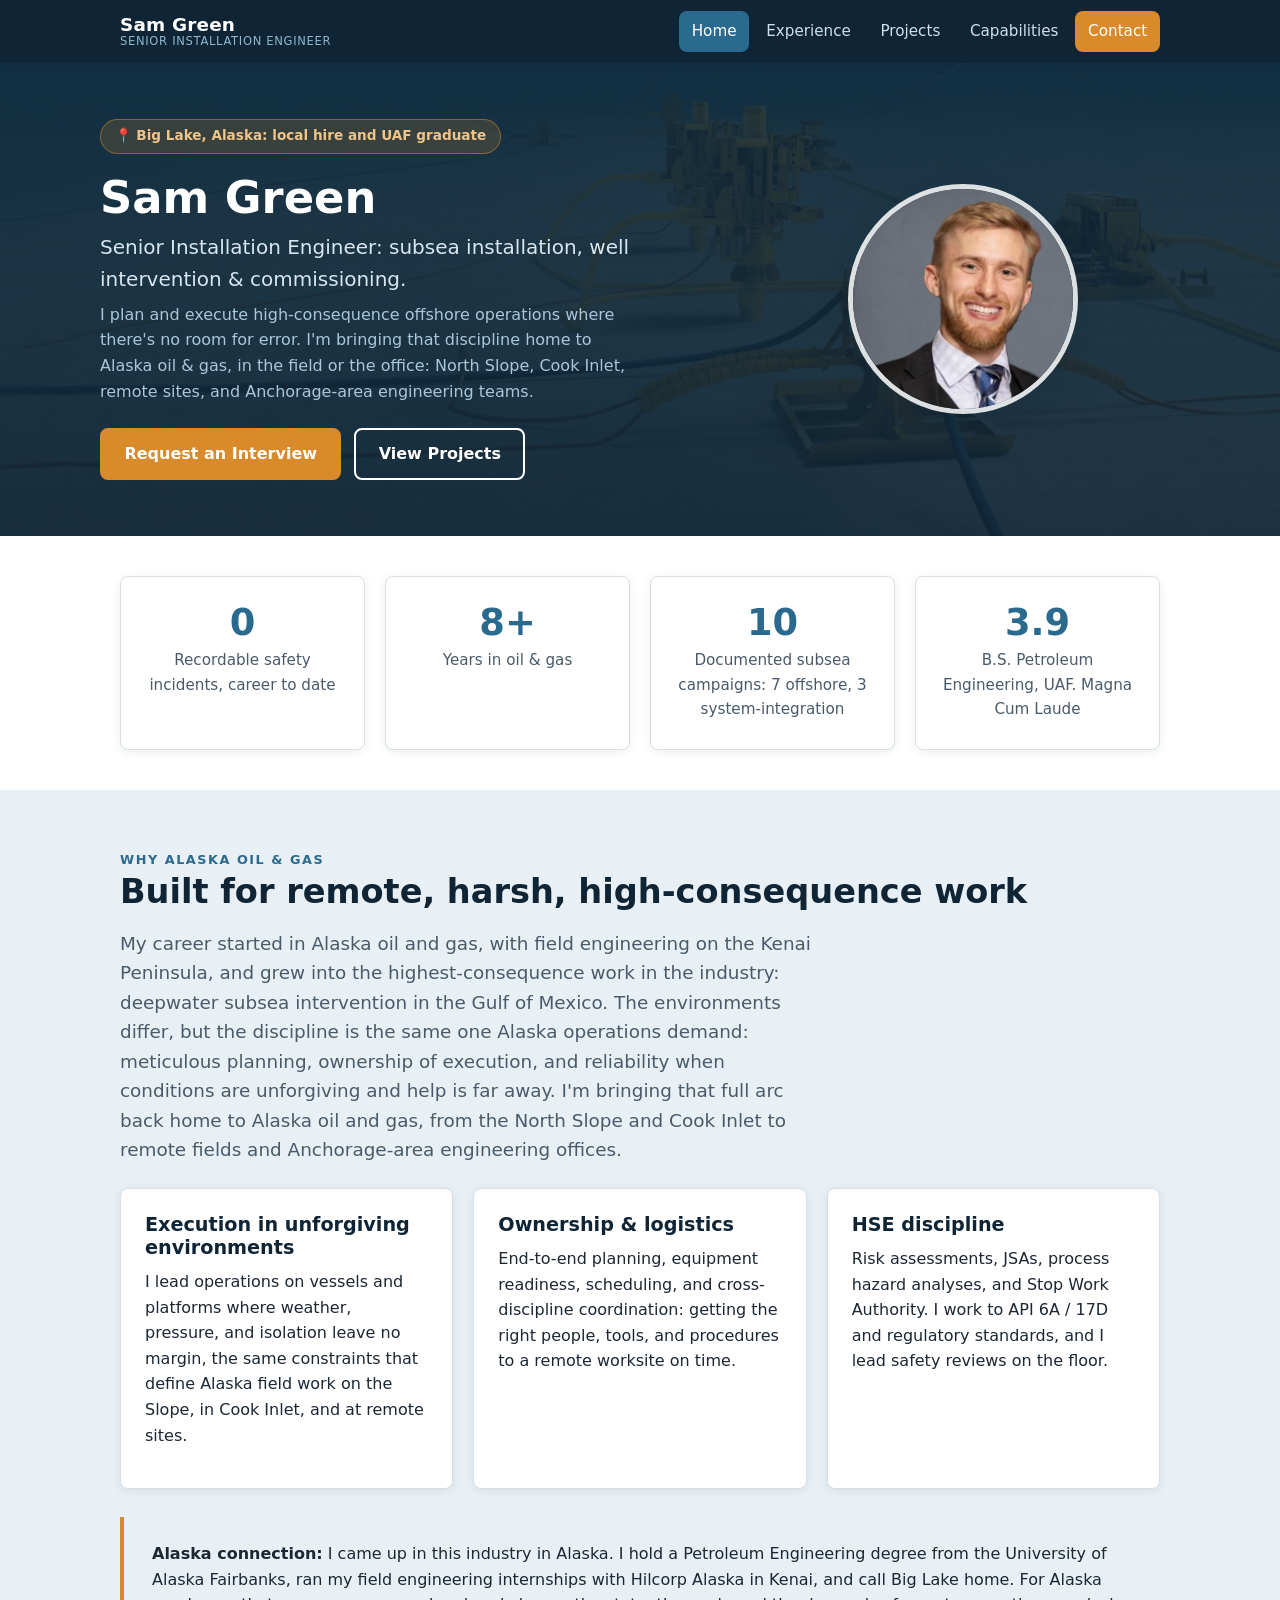
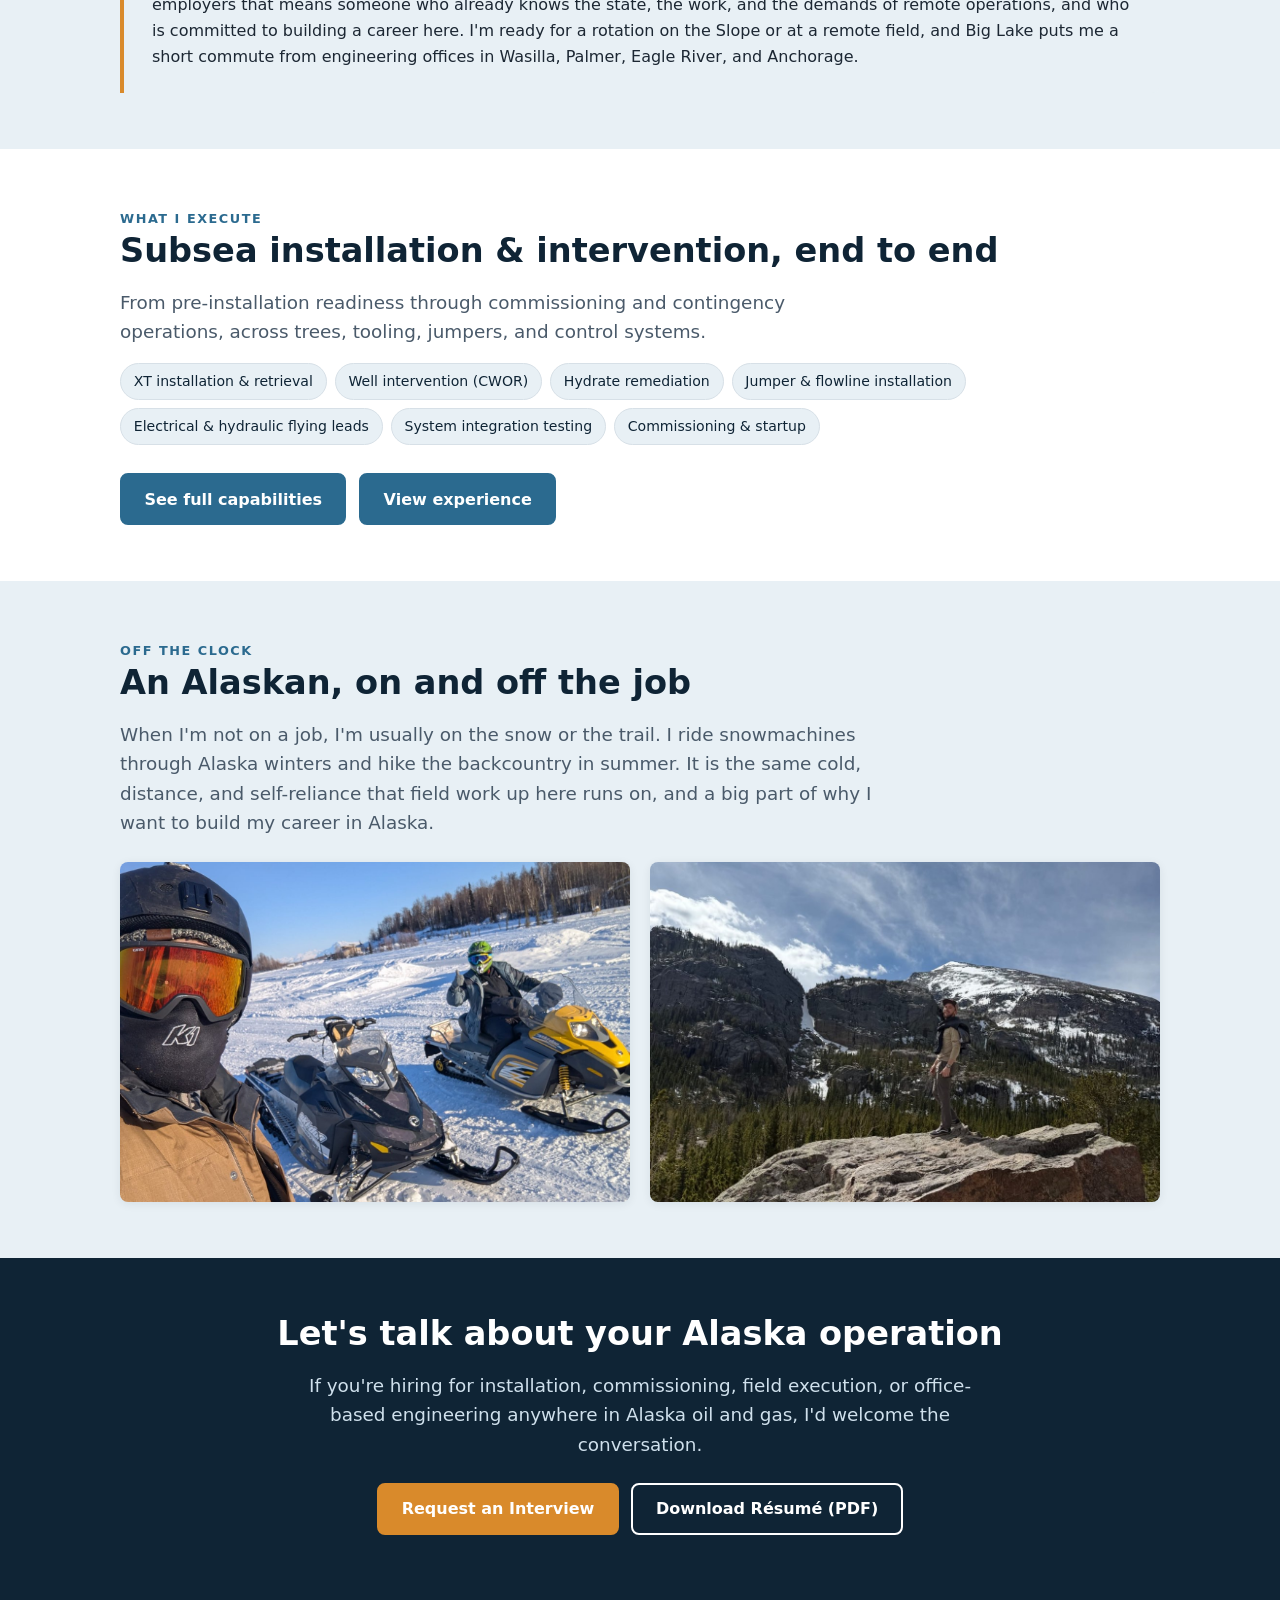
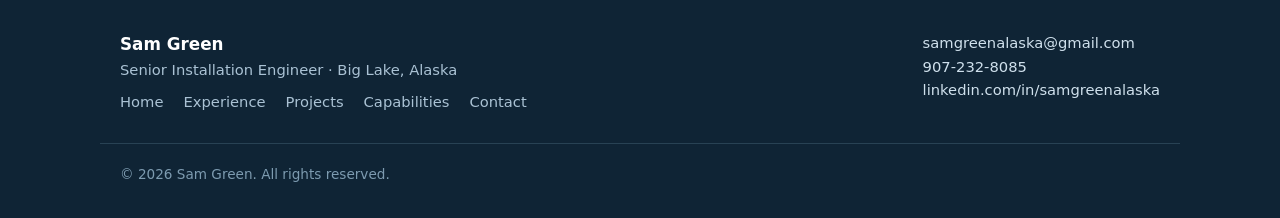
<file: index.html>
<!DOCTYPE html>
<html lang="en">
<head>
  <meta charset="UTF-8">
  <meta name="viewport" content="width=device-width, initial-scale=1.0">
  <link rel="icon" href="/favicon.svg" type="image/svg+xml">
  <link rel="icon" href="/favicon.ico" type="image/x-icon">
  <!-- PostHog Analytics -->
  <script>
    !function(t,e){var o,n,p,r;e.__SV||(window.posthog=e,e._i=[],e.init=function(i,s,a){function g(t,e){var o=e.split(".");2==o.length&&(t=t[o[0]],e=o[1]),t[e]=function(){t.push([e].concat(Array.prototype.slice.call(arguments,0)))}}(p=t.createElement("script")).type="text/javascript",p.crossOrigin="anonymous",p.async=!0,p.src=s.api_host.replace(".i.posthog.com","-assets.i.posthog.com")+"/static/array.js",(r=t.getElementsByTagName("script")[0]).parentNode.insertBefore(p,r);var u=e;for(void 0!==a?u=e[a]=[]:a="posthog",u.people=u.people||[],u.toString=function(t){var e="posthog";return"posthog"!==a&&(e+="."+a),t||(e+=" (stub)"),e},u.people.toString=function(){return u.toString(1)+".people (stub)"},o="init me ws ys ps bs capture je Di ks register register_once register_for_session unregister unregister_for_session Is getFeatureFlag getFeatureFlagPayload isFeatureEnabled reloadFeatureFlags updateEarlyAccessFeatureEnrollment getEarlyAccessFeatures on onFeatureFlags onSurveysLoaded onSessionId getSurveys getActiveMatchingSurveys renderSurvey canRenderSurvey getNextSurveyStep identify setPersonProperties group resetGroups setPersonPropertiesForFlags resetPersonPropertiesForFlags setGroupPropertiesForFlags resetGroupPropertiesForFlags reset get_distinct_id getGroups get_session_id get_session_replay_url alias set_config startSessionRecording stopSessionRecording sessionRecordingStarted captureException loadToolbar get_property getSessionProperty Cs createPersonProfile Es xs Ss opt_in_capturing is_capturing opt_out_capturing has_opted_out_capturing has_opted_in_capturing clear_opt_in_out_capturing Rs debug Ps getPageViewId captureTraceFeedback captureTraceMetric".split(" "),n=0;n<o.length;n++)g(u,o[n]);e._i.push([i,s,a])},e.__SV=1)}(document,window.posthog||[]);
    posthog.init('phc_qc3uuzBGTgHCg4Hen5PnHKejEcjjNFS6PVfswXErjfsz',{api_host:'https://us.i.posthog.com', person_profiles: 'identified_only'})
  </script>
  <title>Sam Green, Senior Installation Engineer | Subsea &amp; Remote Operations</title>
  <meta name="description" content="Sam Green, Senior Installation Engineer and UAF Petroleum Engineering graduate based in Big Lake, Alaska. Deepwater subsea installation, well intervention, and commissioning execution, transferable across Alaska oil and gas: North Slope, Cook Inlet, remote fields, and Anchorage-area engineering offices.">
  <link rel="preconnect" href="https://fonts.googleapis.com">
  <link rel="stylesheet" href="css/style.css">
</head>
<body>
  <a class="skip-link" href="#main">Skip to content</a>

  <!-- ===== Header / Nav ===== -->
  <header class="site-header">
    <nav class="nav" aria-label="Primary">
      <a class="brand" href="index.html">
        <span class="brand__name">Sam Green</span>
        <span class="brand__role">Senior Installation Engineer</span>
      </a>
      <button class="nav__toggle" aria-expanded="false" aria-controls="nav-links" aria-label="Toggle navigation menu">
        <span></span><span></span><span></span>
      </button>
      <ul class="nav__links" id="nav-links">
        <li><a href="index.html" aria-current="page">Home</a></li>
        <li><a href="experience.html">Experience</a></li>
        <li><a href="projects.html">Projects</a></li>
        <li><a href="capabilities.html">Capabilities</a></li>
        <li class="nav__cta"><a href="contact.html">Contact</a></li>
      </ul>
    </nav>
  </header>

  <main id="main">

    <!-- ===== Hero ===== -->
    <section class="hero">
      <div class="container hero__inner">
        <div class="hero__text">
          <span class="hero__local">📍 Big Lake, Alaska: local hire and UAF graduate</span>
          <h1>Sam Green</h1>
          <p class="hero__tagline">Senior Installation Engineer: subsea installation, well intervention &amp; commissioning.</p>
          <p class="hero__sub">I plan and execute high-consequence offshore operations where there's no room for error. I'm bringing that discipline home to Alaska oil &amp; gas, in the field or the office: North Slope, Cook Inlet, remote sites, and Anchorage-area engineering teams.</p>
          <div class="btn-row">
            <a class="btn btn--primary" href="contact.html" data-open-interview>Request an Interview</a>
            <a class="btn btn--secondary" href="projects.html">View Projects</a>
          </div>
        </div>
        <div class="hero__photo">
          <img src="photos/Profile%20Photo%20Professional.jpg" alt="Portrait of Sam Green, Senior Installation Engineer">
        </div>
      </div>
    </section>

    <!-- ===== Credibility snapshot ===== -->
    <section class="section section--tight">
      <div class="container">
        <div class="grid grid--4">
          <div class="card card--stat">
            <div class="stat__num">0</div>
            <div class="stat__label">Recordable safety incidents, career to date</div>
          </div>
          <div class="card card--stat">
            <div class="stat__num"><span id="years-exp">8+</span></div>
            <div class="stat__label">Years in oil &amp; gas</div>
          </div>
          <div class="card card--stat">
            <div class="stat__num">10</div>
            <div class="stat__label">Documented subsea campaigns: 7 offshore, 3 system-integration</div>
          </div>
          <div class="card card--stat">
            <div class="stat__num">3.9</div>
            <div class="stat__label">B.S. Petroleum Engineering, UAF. Magna Cum Laude</div>
          </div>
        </div>
      </div>
    </section>

    <!-- ===== Why Alaska O&G ===== -->
    <section class="section section--ice">
      <div class="container">
        <span class="eyebrow">Why Alaska oil &amp; gas</span>
        <h2>Built for remote, harsh, high-consequence work</h2>
        <p class="lead mb-2">My career started in Alaska oil and gas, with field engineering on the Kenai Peninsula, and grew into the highest-consequence work in the industry: deepwater subsea intervention in the Gulf of Mexico. The environments differ, but the discipline is the same one Alaska operations demand: meticulous planning, ownership of execution, and reliability when conditions are unforgiving and help is far away. I'm bringing that full arc back home to Alaska oil and gas, from the North Slope and Cook Inlet to remote fields and Anchorage-area engineering offices.</p>

        <div class="grid grid--3" style="margin-top:1.5rem;">
          <div class="card">
            <h3>Execution in unforgiving environments</h3>
            <p>I lead operations on vessels and platforms where weather, pressure, and isolation leave no margin, the same constraints that define Alaska field work on the Slope, in Cook Inlet, and at remote sites.</p>
          </div>
          <div class="card">
            <h3>Ownership &amp; logistics</h3>
            <p>End-to-end planning, equipment readiness, scheduling, and cross-discipline coordination: getting the right people, tools, and procedures to a remote worksite on time.</p>
          </div>
          <div class="card">
            <h3>HSE discipline</h3>
            <p>Risk assessments, JSAs, process hazard analyses, and Stop Work Authority. I work to API 6A / 17D and regulatory standards, and I lead safety reviews on the floor.</p>
          </div>
        </div>

        <div class="pitch" style="margin-top:1.75rem;">
          <p class="mb-0"><strong>Alaska connection:</strong> I came up in this industry in Alaska. I hold a Petroleum Engineering degree from the University of Alaska Fairbanks, ran my field engineering internships with Hilcorp Alaska in Kenai, and call Big Lake home. For Alaska employers that means someone who already knows the state, the work, and the demands of remote operations, and who is committed to building a career here. I'm ready for a rotation on the Slope or at a remote field, and Big Lake puts me a short commute from engineering offices in Wasilla, Palmer, Eagle River, and Anchorage.</p>
        </div>
      </div>
    </section>

    <!-- ===== What I do (teaser) ===== -->
    <section class="section">
      <div class="container">
        <span class="eyebrow">What I execute</span>
        <h2>Subsea installation &amp; intervention, end to end</h2>
        <p class="lead mb-2">From pre-installation readiness through commissioning and contingency operations, across trees, tooling, jumpers, and control systems.</p>
        <ul class="pills" style="margin-bottom:1.75rem;">
          <li>XT installation &amp; retrieval</li>
          <li>Well intervention (CWOR)</li>
          <li>Hydrate remediation</li>
          <li>Jumper &amp; flowline installation</li>
          <li>Electrical &amp; hydraulic flying leads</li>
          <li>System integration testing</li>
          <li>Commissioning &amp; startup</li>
        </ul>
        <div class="btn-row">
          <a class="btn btn--steel" href="capabilities.html">See full capabilities</a>
          <a class="btn btn--steel" href="experience.html">View experience</a>
        </div>
      </div>
    </section>

    <!-- ===== Off the clock ===== -->
    <section class="section section--ice">
      <div class="container">
        <span class="eyebrow">Off the clock</span>
        <h2>An Alaskan, on and off the job</h2>
        <p class="lead maxw-prose">When I'm not on a job, I'm usually on the snow or the trail. I ride snowmachines through Alaska winters and hike the backcountry in summer. It is the same cold, distance, and self-reliance that field work up here runs on, and a big part of why I want to build my career in Alaska.</p>
        <div class="grid grid--2" style="margin-top:1.5rem;">
          <figure class="photo-tile">
            <img src="photos/Sam%20Green%20Snowmachine.jpg" alt="Sam Green snowmachining on a snow-covered field in Alaska">
          </figure>
          <figure class="photo-tile">
            <img src="photos/Sam%20Green%20Hiking.jpg" alt="Sam Green hiking on a boulder below snow-capped Alaska peaks">
          </figure>
        </div>
      </div>
    </section>

    <!-- ===== Closing CTA ===== -->
    <section class="section section--navy">
      <div class="container text-center">
        <h2>Let's talk about your Alaska operation</h2>
        <p class="lead" style="margin:0 auto 1.5rem; color:#cfe0ec;">If you're hiring for installation, commissioning, field execution, or office-based engineering anywhere in Alaska oil and gas, I'd welcome the conversation.</p>
        <div class="btn-row" style="justify-content:center;">
          <a class="btn btn--primary" href="contact.html" data-open-interview>Request an Interview</a>
          <a class="btn btn--secondary" href="assets/resume.pdf" download="Sam Green - Resume.pdf">Download Résumé (PDF)</a>
        </div>
      </div>
    </section>

  </main>

  <!-- ===== Footer ===== -->
  <footer class="site-footer">
    <div class="container footer__grid">
      <div>
        <div class="footer__name">Sam Green</div>
        <div>Senior Installation Engineer · Big Lake, Alaska</div>
        <ul class="footer__links">
          <li><a href="index.html">Home</a></li>
          <li><a href="experience.html">Experience</a></li>
          <li><a href="projects.html">Projects</a></li>
          <li><a href="capabilities.html">Capabilities</a></li>
          <li><a href="contact.html">Contact</a></li>
        </ul>
      </div>
      <div class="footer__contact">
        <div><a href="mailto:samgreenalaska@gmail.com">samgreenalaska@gmail.com</a></div>
        <div><a href="tel:+19072328085">907-232-8085</a></div>
        <div><a href="https://www.linkedin.com/in/samgreenalaska" target="_blank" rel="noopener">linkedin.com/in/samgreenalaska</a></div>
      </div>
    </div>
    <div class="container footer__bottom">
      <span>&copy; 2026 Sam Green. All rights reserved.</span>
    </div>
  </footer>

  <script src="js/nav.js"></script>
  <script src="js/interview.js"></script>
  <script>
    /* Auto-update years of oil & gas experience.
       Full-time since June 2019, plus 12 months of oil & gas field internships. */
    (function () {
      var el = document.getElementById("years-exp");
      if (!el) return;
      var start = new Date(2019, 5, 1); // June 2019
      var now = new Date();
      var ftMonths = (now.getFullYear() - start.getFullYear()) * 12 + (now.getMonth() - start.getMonth());
      var years = Math.floor((ftMonths + 12) / 12);
      if (years > 0) el.textContent = years + "+";
    })();
  </script>
</body>
</html>
</file>
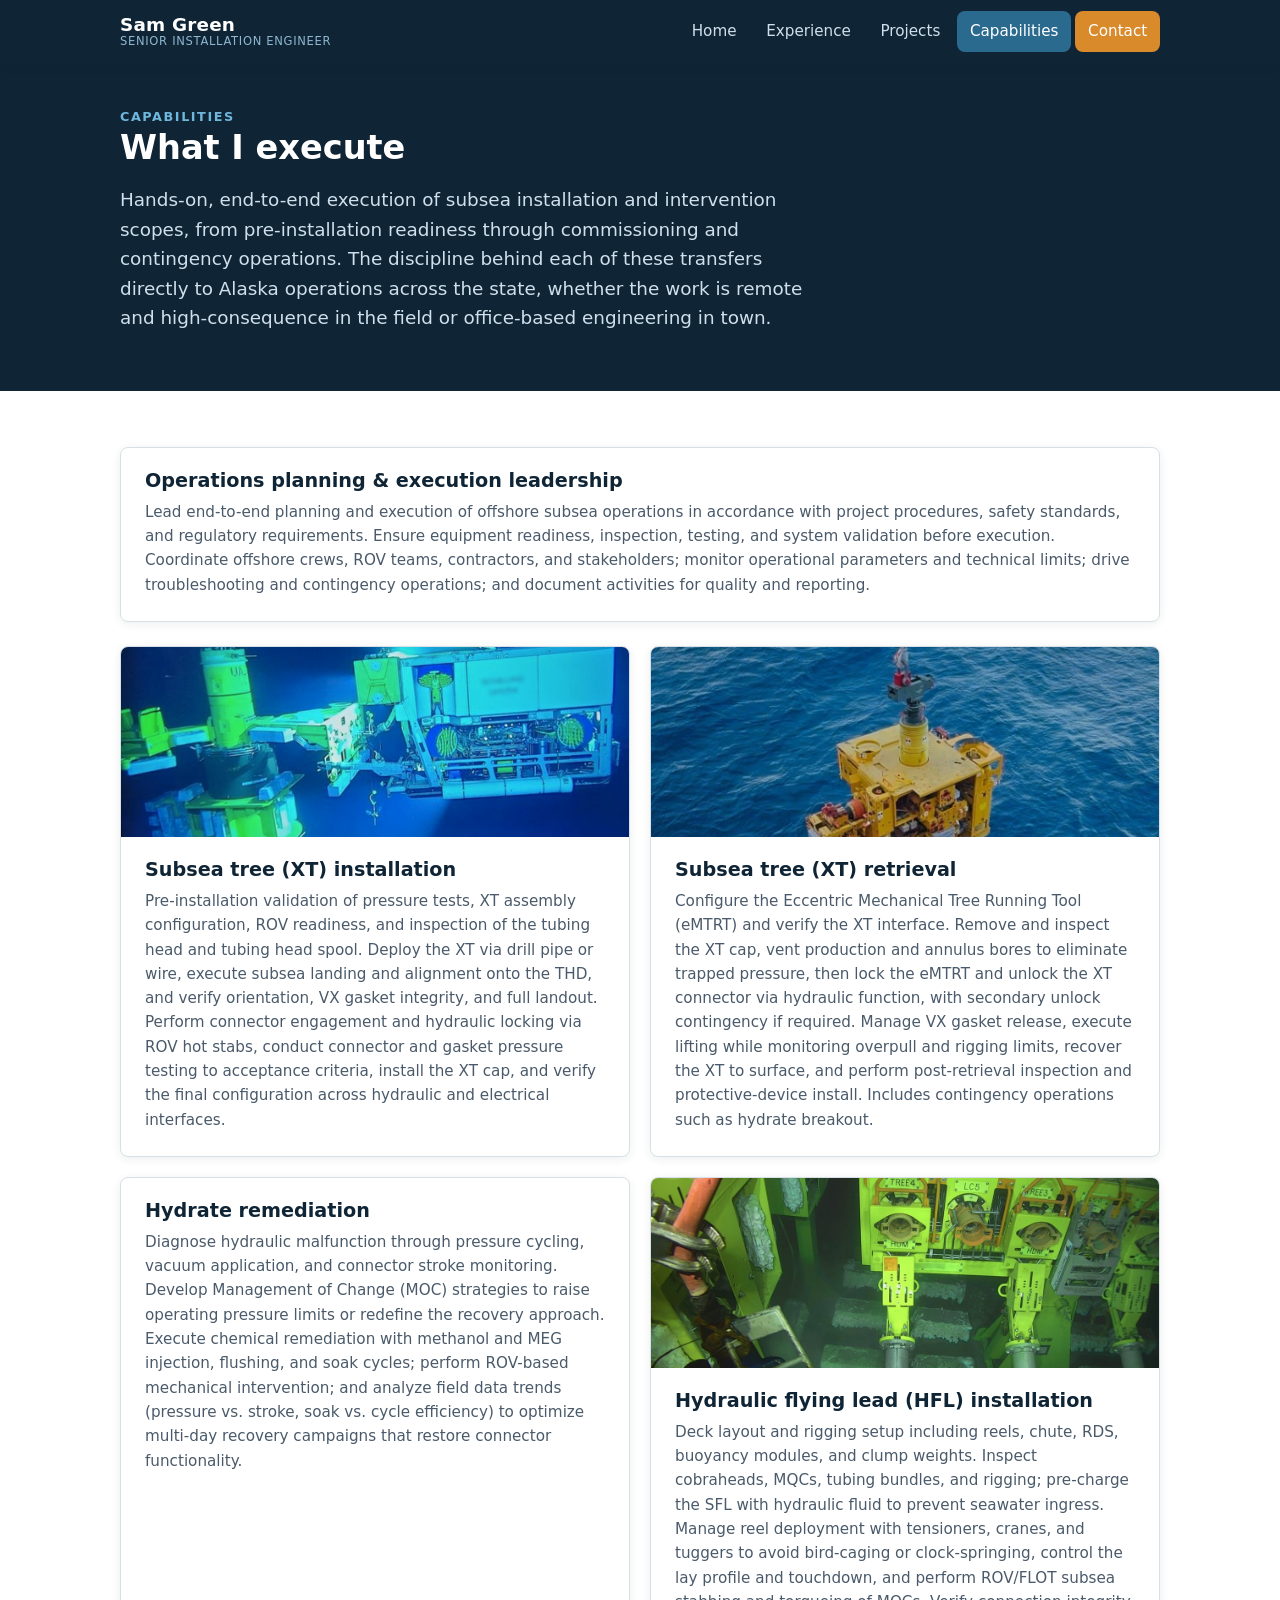
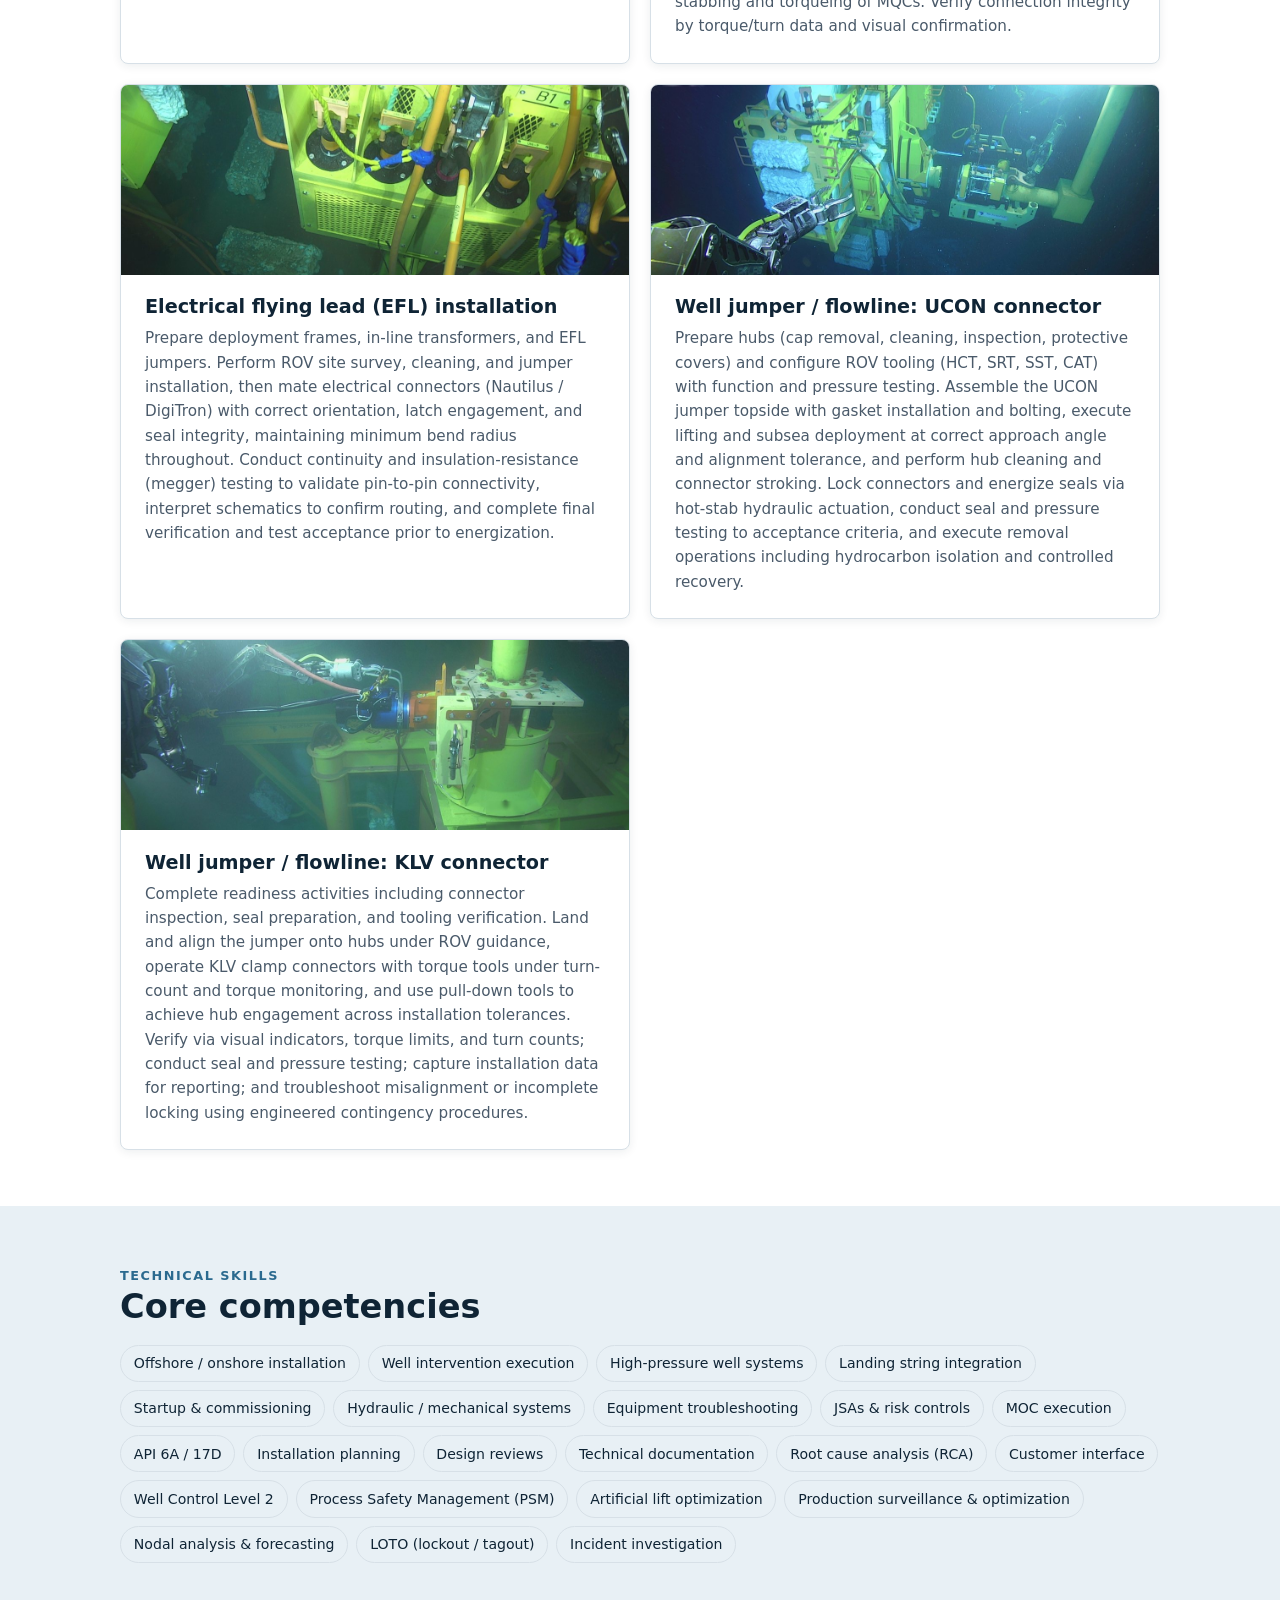
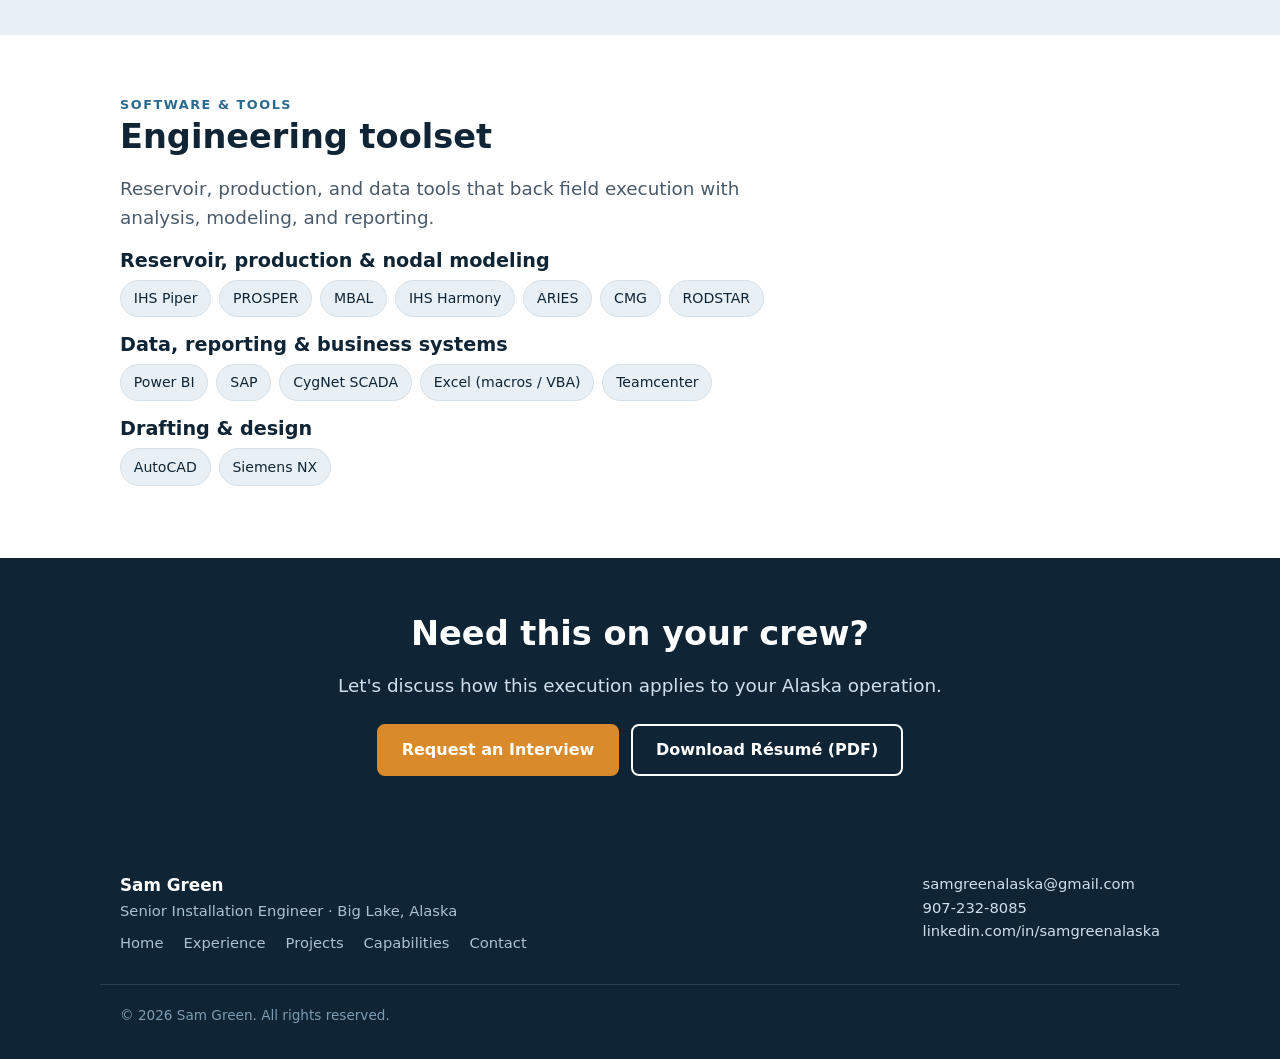
<file: capabilities.html>
<!DOCTYPE html>
<html lang="en">
<head>
  <meta charset="UTF-8">
  <meta name="viewport" content="width=device-width, initial-scale=1.0">
  <link rel="icon" href="/favicon.svg" type="image/svg+xml">
  <link rel="icon" href="/favicon.ico" type="image/x-icon">
  <!-- PostHog Analytics -->
  <script>
    !function(t,e){var o,n,p,r;e.__SV||(window.posthog=e,e._i=[],e.init=function(i,s,a){function g(t,e){var o=e.split(".");2==o.length&&(t=t[o[0]],e=o[1]),t[e]=function(){t.push([e].concat(Array.prototype.slice.call(arguments,0)))}}(p=t.createElement("script")).type="text/javascript",p.crossOrigin="anonymous",p.async=!0,p.src=s.api_host.replace(".i.posthog.com","-assets.i.posthog.com")+"/static/array.js",(r=t.getElementsByTagName("script")[0]).parentNode.insertBefore(p,r);var u=e;for(void 0!==a?u=e[a]=[]:a="posthog",u.people=u.people||[],u.toString=function(t){var e="posthog";return"posthog"!==a&&(e+="."+a),t||(e+=" (stub)"),e},u.people.toString=function(){return u.toString(1)+".people (stub)"},o="init me ws ys ps bs capture je Di ks register register_once register_for_session unregister unregister_for_session Is getFeatureFlag getFeatureFlagPayload isFeatureEnabled reloadFeatureFlags updateEarlyAccessFeatureEnrollment getEarlyAccessFeatures on onFeatureFlags onSurveysLoaded onSessionId getSurveys getActiveMatchingSurveys renderSurvey canRenderSurvey getNextSurveyStep identify setPersonProperties group resetGroups setPersonPropertiesForFlags resetPersonPropertiesForFlags setGroupPropertiesForFlags resetGroupPropertiesForFlags reset get_distinct_id getGroups get_session_id get_session_replay_url alias set_config startSessionRecording stopSessionRecording sessionRecordingStarted captureException loadToolbar get_property getSessionProperty Cs createPersonProfile Es xs Ss opt_in_capturing is_capturing opt_out_capturing has_opted_out_capturing has_opted_in_capturing clear_opt_in_out_capturing Rs debug Ps getPageViewId captureTraceFeedback captureTraceMetric".split(" "),n=0;n<o.length;n++)g(u,o[n]);e._i.push([i,s,a])},e.__SV=1)}(document,window.posthog||[]);
    posthog.init('phc_qc3uuzBGTgHCg4Hen5PnHKejEcjjNFS6PVfswXErjfsz',{api_host:'https://us.i.posthog.com', person_profiles: 'identified_only'})
  </script>
  <title>Capabilities | Sam Green, Subsea Installation &amp; Intervention Engineer</title>
  <meta name="description" content="What Sam Green executes: subsea tree installation and retrieval, hydrate remediation, electrical and hydraulic flying lead installation, well jumper and flowline installation (UCON / KLV), and full-scope offshore operations planning to API 6A / 17D.">
  <link rel="stylesheet" href="css/style.css">
</head>
<body>
  <a class="skip-link" href="#main">Skip to content</a>

  <header class="site-header">
    <nav class="nav" aria-label="Primary">
      <a class="brand" href="index.html">
        <span class="brand__name">Sam Green</span>
        <span class="brand__role">Senior Installation Engineer</span>
      </a>
      <button class="nav__toggle" aria-expanded="false" aria-controls="nav-links" aria-label="Toggle navigation menu">
        <span></span><span></span><span></span>
      </button>
      <ul class="nav__links" id="nav-links">
        <li><a href="index.html">Home</a></li>
        <li><a href="experience.html">Experience</a></li>
        <li><a href="projects.html">Projects</a></li>
        <li><a href="capabilities.html" aria-current="page">Capabilities</a></li>
        <li class="nav__cta"><a href="contact.html">Contact</a></li>
      </ul>
    </nav>
  </header>

  <main id="main">

    <section class="section section--navy section--tight">
      <div class="container">
        <span class="eyebrow">Capabilities</span>
        <h2>What I execute</h2>
        <p class="lead" style="color:#cfe0ec;">Hands-on, end-to-end execution of subsea installation and intervention scopes, from pre-installation readiness through commissioning and contingency operations. The discipline behind each of these transfers directly to Alaska operations across the state, whether the work is remote and high-consequence in the field or office-based engineering in town.</p>
      </div>
    </section>

    <!-- Operations leadership (general) -->
    <section class="section">
      <div class="container">
        <div class="capability" style="margin-bottom:1.5rem;">
          <div class="capability__body">
            <h3>Operations planning &amp; execution leadership</h3>
            <p>Lead end-to-end planning and execution of offshore subsea operations in accordance with project procedures, safety standards, and regulatory requirements. Ensure equipment readiness, inspection, testing, and system validation before execution. Coordinate offshore crews, ROV teams, contractors, and stakeholders; monitor operational parameters and technical limits; drive troubleshooting and contingency operations; and document activities for quality and reporting.</p>
          </div>
        </div>

        <div class="grid grid--2">

          <!-- XT installation -->
          <div class="capability">
            <img src="photos/Tubing%20Head%20Spool%20Installation.jpg" alt="Tubing head spool being handled during subsea tree installation">
            <div class="capability__body">
              <h3>Subsea tree (XT) installation</h3>
              <p>Pre-installation validation of pressure tests, XT assembly configuration, ROV readiness, and inspection of the tubing head and tubing head spool. Deploy the XT via drill pipe or wire, execute subsea landing and alignment onto the THD, and verify orientation, VX gasket integrity, and full landout. Perform connector engagement and hydraulic locking via ROV hot stabs, conduct connector and gasket pressure testing to acceptance criteria, install the XT cap, and verify the final configuration across hydraulic and electrical interfaces.</p>
            </div>
          </div>

          <!-- XT retrieval -->
          <div class="capability">
            <img src="photos/XT%20Deployment.jpg" alt="Subsea Christmas tree on a crane line over open water">
            <div class="capability__body">
              <h3>Subsea tree (XT) retrieval</h3>
              <p>Configure the Eccentric Mechanical Tree Running Tool (eMTRT) and verify the XT interface. Remove and inspect the XT cap, vent production and annulus bores to eliminate trapped pressure, then lock the eMTRT and unlock the XT connector via hydraulic function, with secondary unlock contingency if required. Manage VX gasket release, execute lifting while monitoring overpull and rigging limits, recover the XT to surface, and perform post-retrieval inspection and protective-device install. Includes contingency operations such as hydrate breakout.</p>
            </div>
          </div>

          <!-- Hydrate remediation -->
          <div class="capability">
            <div class="capability__body">
              <h3>Hydrate remediation</h3>
              <p>Diagnose hydraulic malfunction through pressure cycling, vacuum application, and connector stroke monitoring. Develop Management of Change (MOC) strategies to raise operating pressure limits or redefine the recovery approach. Execute chemical remediation with methanol and MEG injection, flushing, and soak cycles; perform ROV-based mechanical intervention; and analyze field data trends (pressure vs. stroke, soak vs. cycle efficiency) to optimize multi-day recovery campaigns that restore connector functionality.</p>
            </div>
          </div>

          <!-- Hydraulic flying lead -->
          <div class="capability">
            <img src="photos/Hydraulic%20Flying%20Lead%20Distribution%20Unit%20Connection.jpg" alt="Hydraulic flying lead being connected to a subsea distribution unit">
            <div class="capability__body">
              <h3>Hydraulic flying lead (HFL) installation</h3>
              <p>Deck layout and rigging setup including reels, chute, RDS, buoyancy modules, and clump weights. Inspect cobraheads, MQCs, tubing bundles, and rigging; pre-charge the SFL with hydraulic fluid to prevent seawater ingress. Manage reel deployment with tensioners, cranes, and tuggers to avoid bird-caging or clock-springing, control the lay profile and touchdown, and perform ROV/FLOT subsea stabbing and torqueing of MQCs. Verify connection integrity by torque/turn data and visual confirmation.</p>
            </div>
          </div>

          <!-- Electrical flying lead -->
          <div class="capability">
            <img src="photos/Electrical%20Flying%20Lead%20Distribution%20Unit%20Connection.jpg" alt="Electrical flying lead being connected to a subsea distribution unit">
            <div class="capability__body">
              <h3>Electrical flying lead (EFL) installation</h3>
              <p>Prepare deployment frames, in-line transformers, and EFL jumpers. Perform ROV site survey, cleaning, and jumper installation, then mate electrical connectors (Nautilus / DigiTron) with correct orientation, latch engagement, and seal integrity, maintaining minimum bend radius throughout. Conduct continuity and insulation-resistance (megger) testing to validate pin-to-pin connectivity, interpret schematics to confirm routing, and complete final verification and test acceptance prior to energization.</p>
            </div>
          </div>

          <!-- UCON jumper -->
          <div class="capability">
            <img src="photos/Well%20Jumper-Flowline%20Installation%20-%20UCON%20Connector%20Tooling.jpg" alt="ROV tooling staged for a UCON connector jumper installation">
            <div class="capability__body">
              <h3>Well jumper / flowline: UCON connector</h3>
              <p>Prepare hubs (cap removal, cleaning, inspection, protective covers) and configure ROV tooling (HCT, SRT, SST, CAT) with function and pressure testing. Assemble the UCON jumper topside with gasket installation and bolting, execute lifting and subsea deployment at correct approach angle and alignment tolerance, and perform hub cleaning and connector stroking. Lock connectors and energize seals via hot-stab hydraulic actuation, conduct seal and pressure testing to acceptance criteria, and execute removal operations including hydrocarbon isolation and controlled recovery.</p>
            </div>
          </div>

          <!-- KLV jumper -->
          <div class="capability">
            <img src="photos/Well%20Jumper-Flowline%20Installation%20-%20KLV%20Connector.jpg" alt="KLV clamp connector during a subsea well jumper installation">
            <div class="capability__body">
              <h3>Well jumper / flowline: KLV connector</h3>
              <p>Complete readiness activities including connector inspection, seal preparation, and tooling verification. Land and align the jumper onto hubs under ROV guidance, operate KLV clamp connectors with torque tools under turn-count and torque monitoring, and use pull-down tools to achieve hub engagement across installation tolerances. Verify via visual indicators, torque limits, and turn counts; conduct seal and pressure testing; capture installation data for reporting; and troubleshoot misalignment or incomplete locking using engineered contingency procedures.</p>
            </div>
          </div>

        </div>
      </div>
    </section>

    <!-- Technical skills -->
    <section class="section section--ice">
      <div class="container">
        <span class="eyebrow">Technical skills</span>
        <h2>Core competencies</h2>
        <ul class="pills">
          <li>Offshore / onshore installation</li>
          <li>Well intervention execution</li>
          <li>High-pressure well systems</li>
          <li>Landing string integration</li>
          <li>Startup &amp; commissioning</li>
          <li>Hydraulic / mechanical systems</li>
          <li>Equipment troubleshooting</li>
          <li>JSAs &amp; risk controls</li>
          <li>MOC execution</li>
          <li>API 6A / 17D</li>
          <li>Installation planning</li>
          <li>Design reviews</li>
          <li>Technical documentation</li>
          <li>Root cause analysis (RCA)</li>
          <li>Customer interface</li>
          <li>Well Control Level 2</li>
          <li>Process Safety Management (PSM)</li>
          <li>Artificial lift optimization</li>
          <li>Production surveillance &amp; optimization</li>
          <li>Nodal analysis &amp; forecasting</li>
          <li>LOTO (lockout / tagout)</li>
          <li>Incident investigation</li>
        </ul>
      </div>
    </section>

    <!-- Software & tools -->
    <section class="section">
      <div class="container">
        <span class="eyebrow">Software &amp; tools</span>
        <h2>Engineering toolset</h2>
        <p class="lead mb-2">Reservoir, production, and data tools that back field execution with analysis, modeling, and reporting.</p>

        <h3 class="mb-1">Reservoir, production &amp; nodal modeling</h3>
        <ul class="pills mb-2">
          <li>IHS Piper</li>
          <li>PROSPER</li>
          <li>MBAL</li>
          <li>IHS Harmony</li>
          <li>ARIES</li>
          <li>CMG</li>
          <li>RODSTAR</li>
        </ul>

        <h3 class="mb-1">Data, reporting &amp; business systems</h3>
        <ul class="pills mb-2">
          <li>Power BI</li>
          <li>SAP</li>
          <li>CygNet SCADA</li>
          <li>Excel (macros / VBA)</li>
          <li>Teamcenter</li>
        </ul>

        <h3 class="mb-1">Drafting &amp; design</h3>
        <ul class="pills">
          <li>AutoCAD</li>
          <li>Siemens NX</li>
        </ul>
      </div>
    </section>

    <section class="section section--navy">
      <div class="container text-center">
        <h2>Need this on your crew?</h2>
        <p class="lead" style="margin:0 auto 1.5rem; color:#cfe0ec;">Let's discuss how this execution applies to your Alaska operation.</p>
        <div class="btn-row" style="justify-content:center;">
          <a class="btn btn--primary" href="contact.html" data-open-interview>Request an Interview</a>
          <a class="btn btn--secondary" href="assets/resume.pdf" download="Sam Green - Resume.pdf">Download Résumé (PDF)</a>
        </div>
      </div>
    </section>

  </main>

  <footer class="site-footer">
    <div class="container footer__grid">
      <div>
        <div class="footer__name">Sam Green</div>
        <div>Senior Installation Engineer · Big Lake, Alaska</div>
        <ul class="footer__links">
          <li><a href="index.html">Home</a></li>
          <li><a href="experience.html">Experience</a></li>
          <li><a href="projects.html">Projects</a></li>
          <li><a href="capabilities.html">Capabilities</a></li>
          <li><a href="contact.html">Contact</a></li>
        </ul>
      </div>
      <div class="footer__contact">
        <div><a href="mailto:samgreenalaska@gmail.com">samgreenalaska@gmail.com</a></div>
        <div><a href="tel:+19072328085">907-232-8085</a></div>
        <div><a href="https://www.linkedin.com/in/samgreenalaska" target="_blank" rel="noopener">linkedin.com/in/samgreenalaska</a></div>
      </div>
    </div>
    <div class="container footer__bottom">
      <span>&copy; 2026 Sam Green. All rights reserved.</span>
    </div>
  </footer>

  <script src="js/nav.js"></script>
  <script src="js/interview.js"></script>
</body>
</html>
</file>
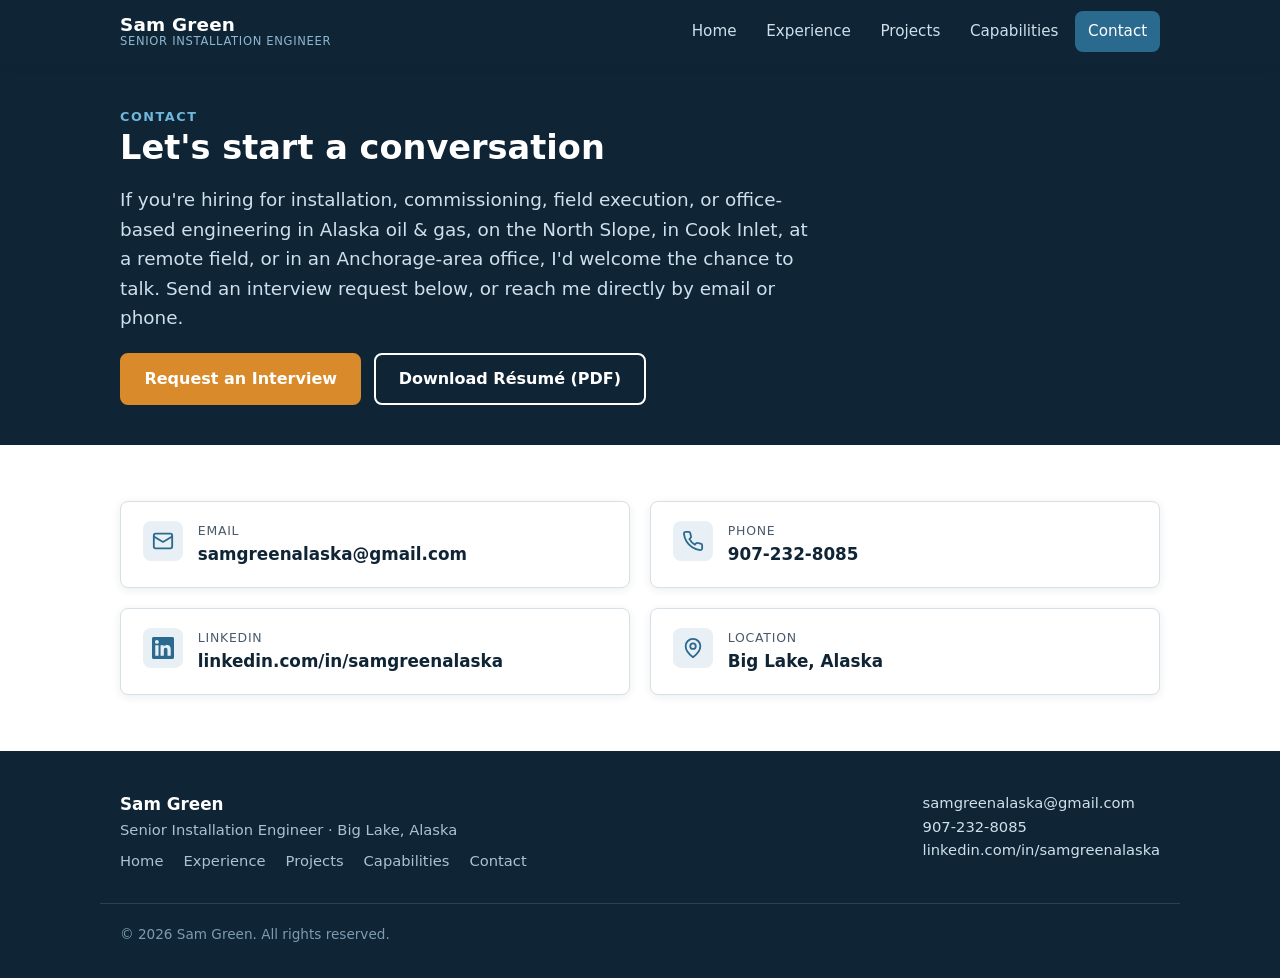
<file: contact.html>
<!DOCTYPE html>
<html lang="en">
<head>
  <meta charset="UTF-8">
  <meta name="viewport" content="width=device-width, initial-scale=1.0">
  <link rel="icon" href="/favicon.svg" type="image/svg+xml">
  <link rel="icon" href="/favicon.ico" type="image/x-icon">
  <!-- PostHog Analytics -->
  <script>
    !function(t,e){var o,n,p,r;e.__SV||(window.posthog=e,e._i=[],e.init=function(i,s,a){function g(t,e){var o=e.split(".");2==o.length&&(t=t[o[0]],e=o[1]),t[e]=function(){t.push([e].concat(Array.prototype.slice.call(arguments,0)))}}(p=t.createElement("script")).type="text/javascript",p.crossOrigin="anonymous",p.async=!0,p.src=s.api_host.replace(".i.posthog.com","-assets.i.posthog.com")+"/static/array.js",(r=t.getElementsByTagName("script")[0]).parentNode.insertBefore(p,r);var u=e;for(void 0!==a?u=e[a]=[]:a="posthog",u.people=u.people||[],u.toString=function(t){var e="posthog";return"posthog"!==a&&(e+="."+a),t||(e+=" (stub)"),e},u.people.toString=function(){return u.toString(1)+".people (stub)"},o="init me ws ys ps bs capture je Di ks register register_once register_for_session unregister unregister_for_session Is getFeatureFlag getFeatureFlagPayload isFeatureEnabled reloadFeatureFlags updateEarlyAccessFeatureEnrollment getEarlyAccessFeatures on onFeatureFlags onSurveysLoaded onSessionId getSurveys getActiveMatchingSurveys renderSurvey canRenderSurvey getNextSurveyStep identify setPersonProperties group resetGroups setPersonPropertiesForFlags resetPersonPropertiesForFlags setGroupPropertiesForFlags resetGroupPropertiesForFlags reset get_distinct_id getGroups get_session_id get_session_replay_url alias set_config startSessionRecording stopSessionRecording sessionRecordingStarted captureException loadToolbar get_property getSessionProperty Cs createPersonProfile Es xs Ss opt_in_capturing is_capturing opt_out_capturing has_opted_out_capturing has_opted_in_capturing clear_opt_in_out_capturing Rs debug Ps getPageViewId captureTraceFeedback captureTraceMetric".split(" "),n=0;n<o.length;n++)g(u,o[n]);e._i.push([i,s,a])},e.__SV=1)}(document,window.posthog||[]);
    posthog.init('phc_qc3uuzBGTgHCg4Hen5PnHKejEcjjNFS6PVfswXErjfsz',{api_host:'https://us.i.posthog.com', person_profiles: 'identified_only'})
  </script>
  <title>Contact | Sam Green, Senior Installation Engineer, Alaska</title>
  <meta name="description" content="Contact Sam Green, Senior Installation Engineer based in Big Lake, Alaska. Email samgreenalaska@gmail.com, call 907-232-8085, or connect on LinkedIn. Résumé available for download.">
  <link rel="stylesheet" href="css/style.css">
</head>
<body>
  <a class="skip-link" href="#main">Skip to content</a>

  <header class="site-header">
    <nav class="nav" aria-label="Primary">
      <a class="brand" href="index.html">
        <span class="brand__name">Sam Green</span>
        <span class="brand__role">Senior Installation Engineer</span>
      </a>
      <button class="nav__toggle" aria-expanded="false" aria-controls="nav-links" aria-label="Toggle navigation menu">
        <span></span><span></span><span></span>
      </button>
      <ul class="nav__links" id="nav-links">
        <li><a href="index.html">Home</a></li>
        <li><a href="experience.html">Experience</a></li>
        <li><a href="projects.html">Projects</a></li>
        <li><a href="capabilities.html">Capabilities</a></li>
        <li class="nav__cta"><a href="contact.html" aria-current="page">Contact</a></li>
      </ul>
    </nav>
  </header>

  <main id="main">

    <section class="section section--navy section--tight">
      <div class="container">
        <span class="eyebrow">Contact</span>
        <h2>Let's start a conversation</h2>
        <p class="lead" style="color:#cfe0ec;">If you're hiring for installation, commissioning, field execution, or office-based engineering in Alaska oil &amp; gas, on the North Slope, in Cook Inlet, at a remote field, or in an Anchorage-area office, I'd welcome the chance to talk. Send an interview request below, or reach me directly by email or phone.</p>
        <div class="btn-row" style="margin-top:1.25rem;">
          <a class="btn btn--primary" href="contact.html" data-open-interview>Request an Interview</a>
          <a class="btn btn--secondary" href="assets/resume.pdf" download="Sam Green - Resume.pdf">Download Résumé (PDF)</a>
        </div>
      </div>
    </section>

    <section class="section">
      <div class="container">
        <div class="contact-grid">

          <div class="contact-item">
            <span class="ico" aria-hidden="true">
              <svg viewBox="0 0 24 24" fill="none" stroke="currentColor" stroke-width="2" stroke-linecap="round" stroke-linejoin="round"><rect x="2" y="4" width="20" height="16" rx="2"/><path d="m22 7-10 6L2 7"/></svg>
            </span>
            <div>
              <div class="contact-item__label">Email</div>
              <div class="contact-item__value"><a href="mailto:samgreenalaska@gmail.com">samgreenalaska@gmail.com</a></div>
            </div>
          </div>

          <div class="contact-item">
            <span class="ico" aria-hidden="true">
              <svg viewBox="0 0 24 24" fill="none" stroke="currentColor" stroke-width="2" stroke-linecap="round" stroke-linejoin="round"><path d="M22 16.92v3a2 2 0 0 1-2.18 2 19.79 19.79 0 0 1-8.63-3.07 19.5 19.5 0 0 1-6-6 19.79 19.79 0 0 1-3.07-8.67A2 2 0 0 1 4.11 2h3a2 2 0 0 1 2 1.72c.13.96.36 1.9.7 2.81a2 2 0 0 1-.45 2.11L8.09 9.91a16 16 0 0 0 6 6l1.27-1.27a2 2 0 0 1 2.11-.45c.91.34 1.85.57 2.81.7A2 2 0 0 1 22 16.92Z"/></svg>
            </span>
            <div>
              <div class="contact-item__label">Phone</div>
              <div class="contact-item__value"><a href="tel:+19072328085">907-232-8085</a></div>
            </div>
          </div>

          <div class="contact-item">
            <span class="ico" aria-hidden="true">
              <svg viewBox="0 0 24 24" fill="currentColor"><path d="M20.45 20.45h-3.56v-5.57c0-1.33-.02-3.04-1.85-3.04-1.85 0-2.14 1.45-2.14 2.94v5.67H9.34V9h3.42v1.56h.05c.48-.9 1.64-1.85 3.37-1.85 3.6 0 4.27 2.37 4.27 5.46v6.28zM5.34 7.43a2.06 2.06 0 1 1 0-4.13 2.06 2.06 0 0 1 0 4.13zM7.12 20.45H3.56V9h3.56v11.45zM22.22 0H1.77C.79 0 0 .77 0 1.73v20.54C0 23.22.79 24 1.77 24h20.45c.98 0 1.78-.78 1.78-1.73V1.73C24 .77 23.2 0 22.22 0z"/></svg>
            </span>
            <div>
              <div class="contact-item__label">LinkedIn</div>
              <div class="contact-item__value"><a href="https://www.linkedin.com/in/samgreenalaska" target="_blank" rel="noopener">linkedin.com/in/samgreenalaska</a></div>
            </div>
          </div>

          <div class="contact-item">
            <span class="ico" aria-hidden="true">
              <svg viewBox="0 0 24 24" fill="none" stroke="currentColor" stroke-width="2" stroke-linecap="round" stroke-linejoin="round"><path d="M20 10c0 6-8 12-8 12s-8-6-8-12a8 8 0 0 1 16 0Z"/><circle cx="12" cy="10" r="3"/></svg>
            </span>
            <div>
              <div class="contact-item__label">Location</div>
              <div class="contact-item__value">Big Lake, Alaska</div>
            </div>
          </div>

        </div>
      </div>
    </section>

  </main>

  <footer class="site-footer">
    <div class="container footer__grid">
      <div>
        <div class="footer__name">Sam Green</div>
        <div>Senior Installation Engineer · Big Lake, Alaska</div>
        <ul class="footer__links">
          <li><a href="index.html">Home</a></li>
          <li><a href="experience.html">Experience</a></li>
          <li><a href="projects.html">Projects</a></li>
          <li><a href="capabilities.html">Capabilities</a></li>
          <li><a href="contact.html">Contact</a></li>
        </ul>
      </div>
      <div class="footer__contact">
        <div><a href="mailto:samgreenalaska@gmail.com">samgreenalaska@gmail.com</a></div>
        <div><a href="tel:+19072328085">907-232-8085</a></div>
        <div><a href="https://www.linkedin.com/in/samgreenalaska" target="_blank" rel="noopener">linkedin.com/in/samgreenalaska</a></div>
      </div>
    </div>
    <div class="container footer__bottom">
      <span>&copy; 2026 Sam Green. All rights reserved.</span>
    </div>
  </footer>

  <script src="js/nav.js"></script>
  <script src="js/interview.js"></script>
</body>
</html>
</file>
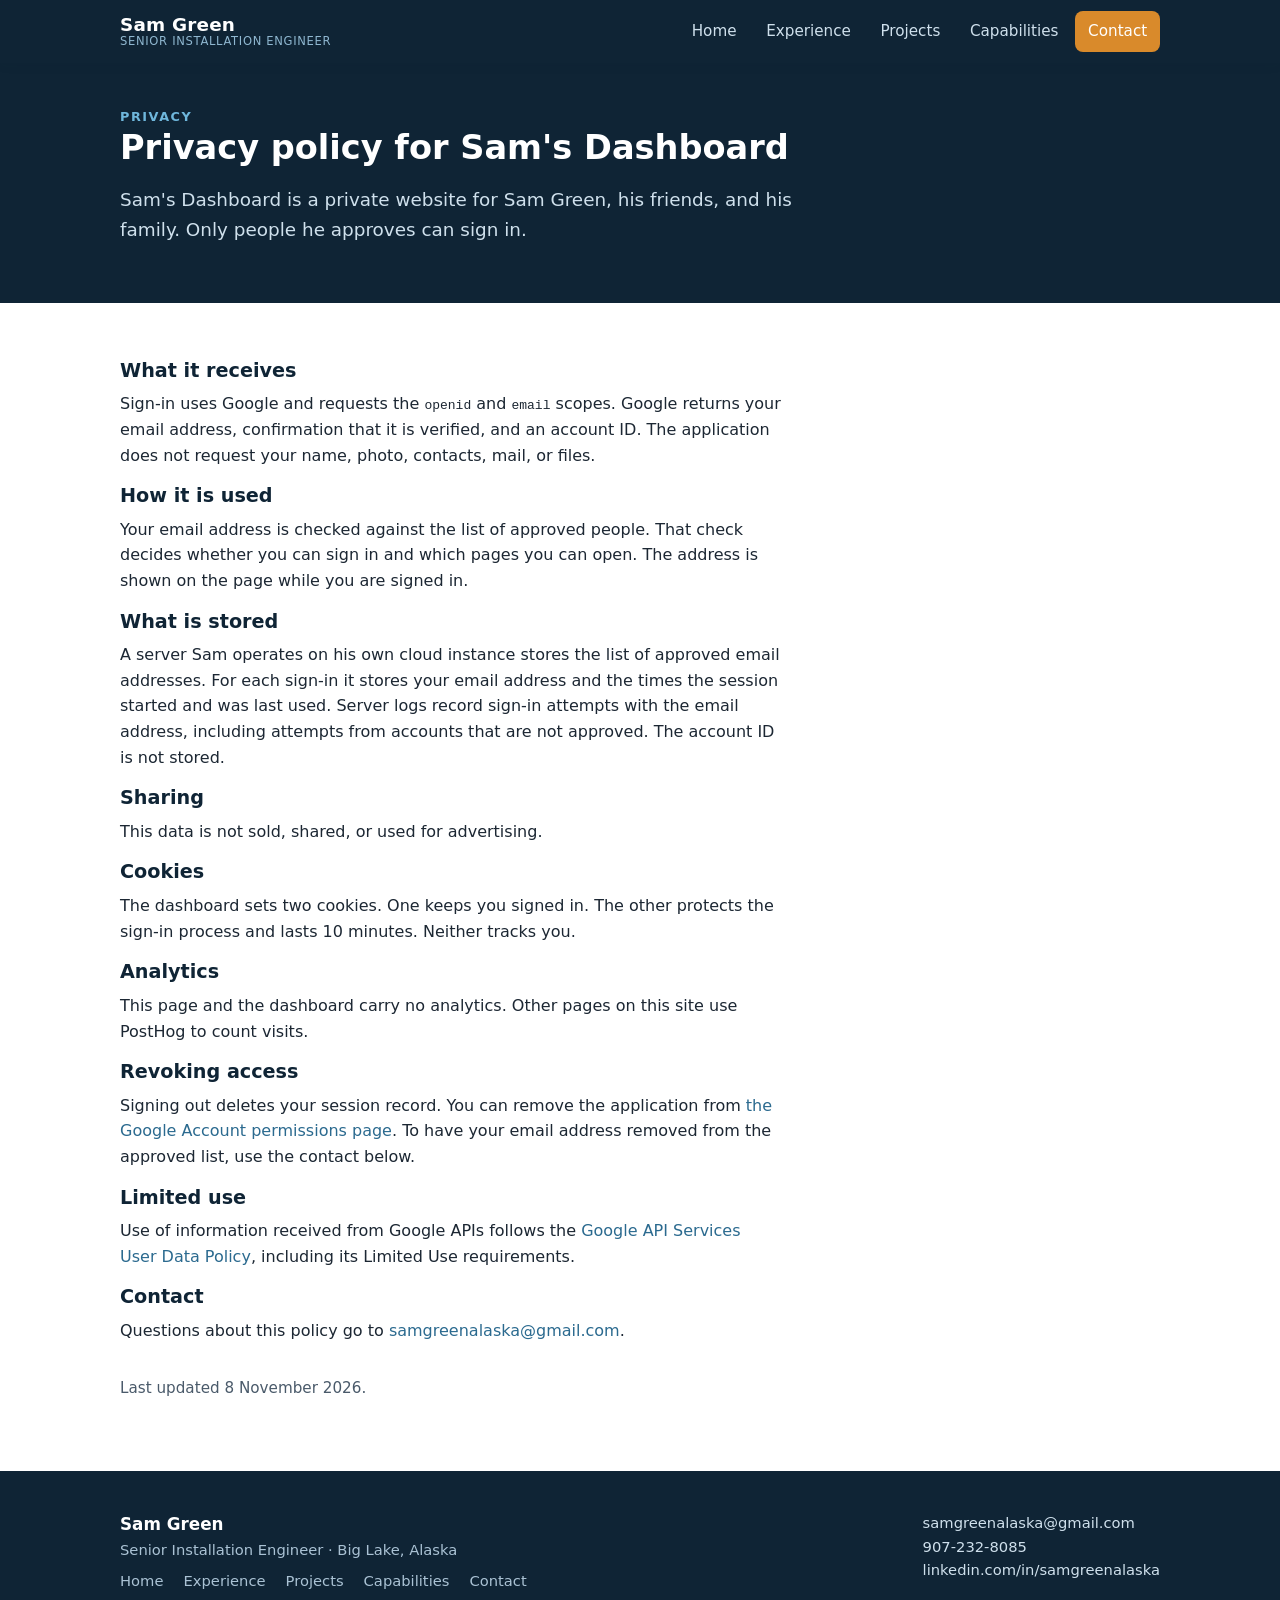
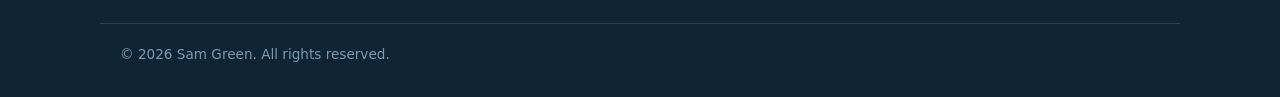
<file: dashboard-privacy.html>
<!DOCTYPE html>
<html lang="en">
<head>
  <meta charset="UTF-8">
  <meta name="viewport" content="width=device-width, initial-scale=1.0">
  <meta name="robots" content="noindex, follow">
  <link rel="icon" href="/favicon.svg" type="image/svg+xml">
  <link rel="icon" href="/favicon.ico" type="image/x-icon">
  <title>Privacy Policy | Sam's Dashboard</title>
  <meta name="description" content="Privacy policy for Sam's Dashboard, a private website operated by Sam Green.">
  <link rel="stylesheet" href="css/style.css">
</head>
<body>
  <a class="skip-link" href="#main">Skip to content</a>

  <header class="site-header">
    <nav class="nav" aria-label="Primary">
      <a class="brand" href="index.html">
        <span class="brand__name">Sam Green</span>
        <span class="brand__role">Senior Installation Engineer</span>
      </a>
      <button class="nav__toggle" aria-expanded="false" aria-controls="nav-links" aria-label="Toggle navigation menu">
        <span></span><span></span><span></span>
      </button>
      <ul class="nav__links" id="nav-links">
        <li><a href="index.html">Home</a></li>
        <li><a href="experience.html">Experience</a></li>
        <li><a href="projects.html">Projects</a></li>
        <li><a href="capabilities.html">Capabilities</a></li>
        <li class="nav__cta"><a href="contact.html">Contact</a></li>
      </ul>
    </nav>
  </header>

  <main id="main">

    <section class="section section--navy section--tight">
      <div class="container">
        <span class="eyebrow">Privacy</span>
        <h2>Privacy policy for Sam's Dashboard</h2>
        <p class="lead" style="color:#cfe0ec;">Sam's Dashboard is a private website for Sam Green, his friends, and his family. Only people he approves can sign in.</p>
      </div>
    </section>

    <section class="section">
      <div class="container">
        <div class="maxw-prose">

        <h3>What it receives</h3>
        <p>Sign-in uses Google and requests the <code>openid</code> and <code>email</code> scopes. Google returns your email address, confirmation that it is verified, and an account ID. The application does not request your name, photo, contacts, mail, or files.</p>

        <h3>How it is used</h3>
        <p>Your email address is checked against the list of approved people. That check decides whether you can sign in and which pages you can open. The address is shown on the page while you are signed in.</p>

        <h3>What is stored</h3>
        <p>A server Sam operates on his own cloud instance stores the list of approved email addresses. For each sign-in it stores your email address and the times the session started and was last used. Server logs record sign-in attempts with the email address, including attempts from accounts that are not approved. The account ID is not stored.</p>

        <h3>Sharing</h3>
        <p>This data is not sold, shared, or used for advertising.</p>

        <h3>Cookies</h3>
        <p>The dashboard sets two cookies. One keeps you signed in. The other protects the sign-in process and lasts 10 minutes. Neither tracks you.</p>

        <h3>Analytics</h3>
        <p>This page and the dashboard carry no analytics. Other pages on this site use PostHog to count visits.</p>

        <h3>Revoking access</h3>
        <p>Signing out deletes your session record. You can remove the application from <a href="https://myaccount.google.com/permissions" target="_blank" rel="noopener">the Google Account permissions page</a>. To have your email address removed from the approved list, use the contact below.</p>

        <h3>Limited use</h3>
        <p>Use of information received from Google APIs follows the <a href="https://developers.google.com/terms/api-services-user-data-policy" target="_blank" rel="noopener">Google API Services User Data Policy</a>, including its Limited Use requirements.</p>

        <h3>Contact</h3>
        <p>Questions about this policy go to <a href="mailto:samgreenalaska@gmail.com">samgreenalaska@gmail.com</a>.</p>

        <p style="margin-top:2rem;color:var(--ink-soft);font-size:0.95rem;">Last updated 8 November 2026.</p>

        </div>
      </div>
    </section>

  </main>

  <footer class="site-footer">
    <div class="container footer__grid">
      <div>
        <div class="footer__name">Sam Green</div>
        <div>Senior Installation Engineer &middot; Big Lake, Alaska</div>
        <ul class="footer__links">
          <li><a href="index.html">Home</a></li>
          <li><a href="experience.html">Experience</a></li>
          <li><a href="projects.html">Projects</a></li>
          <li><a href="capabilities.html">Capabilities</a></li>
          <li><a href="contact.html">Contact</a></li>
        </ul>
      </div>
      <div class="footer__contact">
        <div><a href="mailto:samgreenalaska@gmail.com">samgreenalaska@gmail.com</a></div>
        <div><a href="tel:+19072328085">907-232-8085</a></div>
        <div><a href="https://www.linkedin.com/in/samgreenalaska" target="_blank" rel="noopener">linkedin.com/in/samgreenalaska</a></div>
      </div>
    </div>
    <div class="container footer__bottom">
      <span>&copy; 2026 Sam Green. All rights reserved.</span>
    </div>
  </footer>

  <script src="js/nav.js"></script>
</body>
</html>
</file>
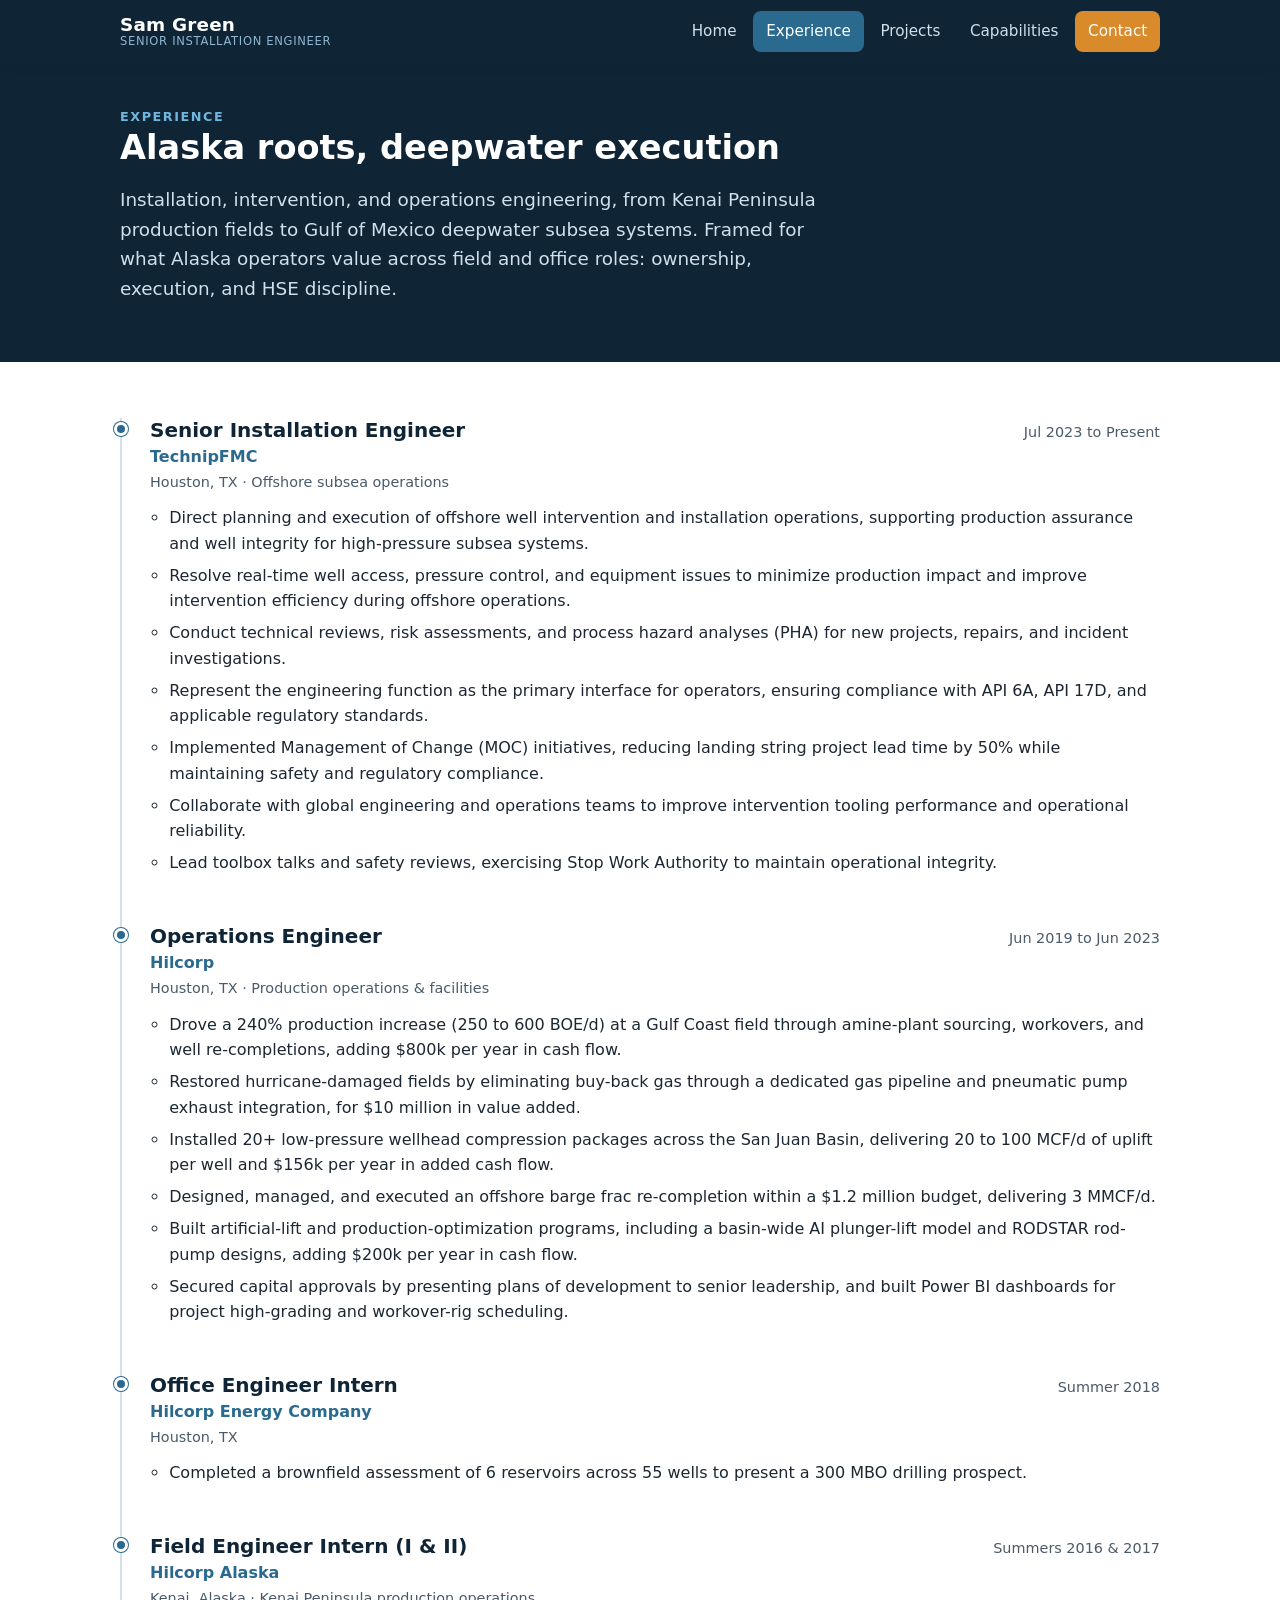
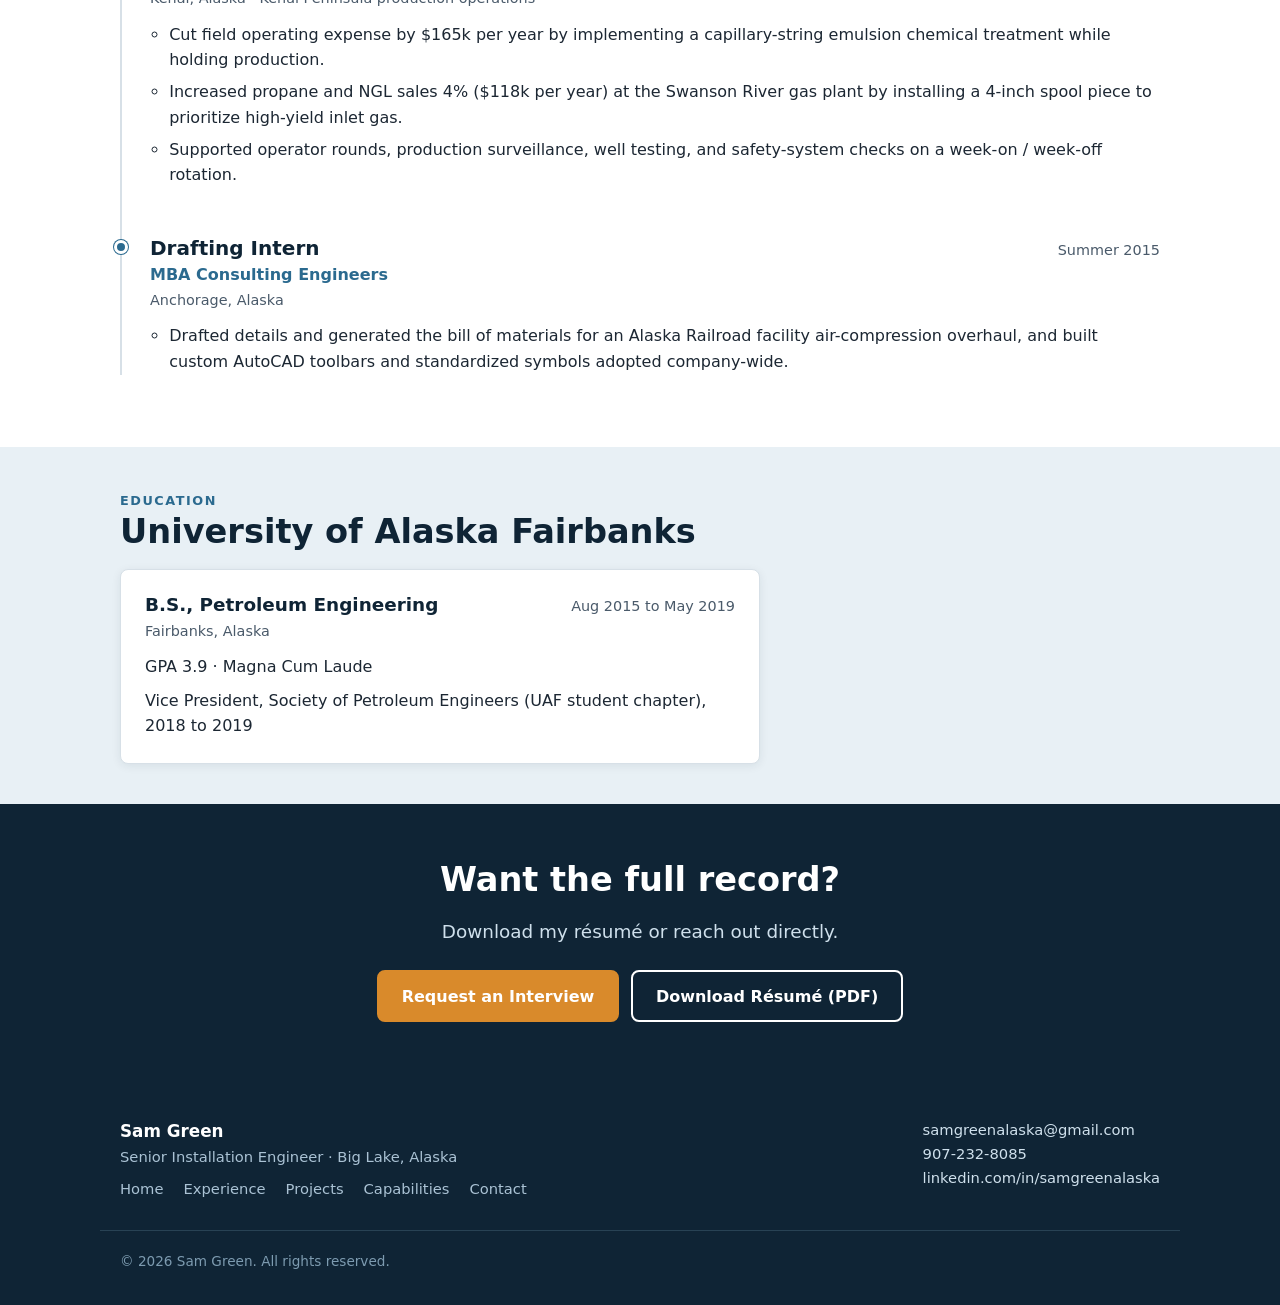
<file: experience.html>
<!DOCTYPE html>
<html lang="en">
<head>
  <meta charset="UTF-8">
  <meta name="viewport" content="width=device-width, initial-scale=1.0">
  <link rel="icon" href="/favicon.svg" type="image/svg+xml">
  <link rel="icon" href="/favicon.ico" type="image/x-icon">
  <!-- PostHog Analytics -->
  <script>
    !function(t,e){var o,n,p,r;e.__SV||(window.posthog=e,e._i=[],e.init=function(i,s,a){function g(t,e){var o=e.split(".");2==o.length&&(t=t[o[0]],e=o[1]),t[e]=function(){t.push([e].concat(Array.prototype.slice.call(arguments,0)))}}(p=t.createElement("script")).type="text/javascript",p.crossOrigin="anonymous",p.async=!0,p.src=s.api_host.replace(".i.posthog.com","-assets.i.posthog.com")+"/static/array.js",(r=t.getElementsByTagName("script")[0]).parentNode.insertBefore(p,r);var u=e;for(void 0!==a?u=e[a]=[]:a="posthog",u.people=u.people||[],u.toString=function(t){var e="posthog";return"posthog"!==a&&(e+="."+a),t||(e+=" (stub)"),e},u.people.toString=function(){return u.toString(1)+".people (stub)"},o="init me ws ys ps bs capture je Di ks register register_once register_for_session unregister unregister_for_session Is getFeatureFlag getFeatureFlagPayload isFeatureEnabled reloadFeatureFlags updateEarlyAccessFeatureEnrollment getEarlyAccessFeatures on onFeatureFlags onSurveysLoaded onSessionId getSurveys getActiveMatchingSurveys renderSurvey canRenderSurvey getNextSurveyStep identify setPersonProperties group resetGroups setPersonPropertiesForFlags resetPersonPropertiesForFlags setGroupPropertiesForFlags resetGroupPropertiesForFlags reset get_distinct_id getGroups get_session_id get_session_replay_url alias set_config startSessionRecording stopSessionRecording sessionRecordingStarted captureException loadToolbar get_property getSessionProperty Cs createPersonProfile Es xs Ss opt_in_capturing is_capturing opt_out_capturing has_opted_out_capturing has_opted_in_capturing clear_opt_in_out_capturing Rs debug Ps getPageViewId captureTraceFeedback captureTraceMetric".split(" "),n=0;n<o.length;n++)g(u,o[n]);e._i.push([i,s,a])},e.__SV=1)}(document,window.posthog||[]);
    posthog.init('phc_qc3uuzBGTgHCg4Hen5PnHKejEcjjNFS6PVfswXErjfsz',{api_host:'https://us.i.posthog.com', person_profiles: 'identified_only'})
  </script>
  <title>Experience | Sam Green, Senior Installation Engineer</title>
  <meta name="description" content="Career history of Sam Green: Senior Installation Engineer at TechnipFMC and Operations Engineer at Hilcorp. Subsea well intervention, installation, commissioning, and HSE leadership. B.S. Petroleum Engineering, University of Alaska Fairbanks.">
  <link rel="stylesheet" href="css/style.css">
</head>
<body>
  <a class="skip-link" href="#main">Skip to content</a>

  <header class="site-header">
    <nav class="nav" aria-label="Primary">
      <a class="brand" href="index.html">
        <span class="brand__name">Sam Green</span>
        <span class="brand__role">Senior Installation Engineer</span>
      </a>
      <button class="nav__toggle" aria-expanded="false" aria-controls="nav-links" aria-label="Toggle navigation menu">
        <span></span><span></span><span></span>
      </button>
      <ul class="nav__links" id="nav-links">
        <li><a href="index.html">Home</a></li>
        <li><a href="experience.html" aria-current="page">Experience</a></li>
        <li><a href="projects.html">Projects</a></li>
        <li><a href="capabilities.html">Capabilities</a></li>
        <li class="nav__cta"><a href="contact.html">Contact</a></li>
      </ul>
    </nav>
  </header>

  <main id="main">

    <section class="section section--navy section--tight">
      <div class="container">
        <span class="eyebrow">Experience</span>
        <h2>Alaska roots, deepwater execution</h2>
        <p class="lead" style="color:#cfe0ec;">Installation, intervention, and operations engineering, from Kenai Peninsula production fields to Gulf of Mexico deepwater subsea systems. Framed for what Alaska operators value across field and office roles: ownership, execution, and HSE discipline.</p>
      </div>
    </section>

    <section class="section">
      <div class="container">
        <ol class="timeline">

          <li>
            <div class="job__head">
              <h3 class="job__title">Senior Installation Engineer</h3>
              <span class="job__dates">Jul 2023 to Present</span>
            </div>
            <div class="job__company">TechnipFMC</div>
            <p class="job__loc">Houston, TX · Offshore subsea operations</p>
            <ul>
              <li>Direct planning and execution of offshore well intervention and installation operations, supporting production assurance and well integrity for high-pressure subsea systems.</li>
              <li>Resolve real-time well access, pressure control, and equipment issues to minimize production impact and improve intervention efficiency during offshore operations.</li>
              <li>Conduct technical reviews, risk assessments, and process hazard analyses (PHA) for new projects, repairs, and incident investigations.</li>
              <li>Represent the engineering function as the primary interface for operators, ensuring compliance with API 6A, API 17D, and applicable regulatory standards.</li>
              <li>Implemented Management of Change (MOC) initiatives, reducing landing string project lead time by 50% while maintaining safety and regulatory compliance.</li>
              <li>Collaborate with global engineering and operations teams to improve intervention tooling performance and operational reliability.</li>
              <li>Lead toolbox talks and safety reviews, exercising Stop Work Authority to maintain operational integrity.</li>
            </ul>
          </li>

          <li>
            <div class="job__head">
              <h3 class="job__title">Operations Engineer</h3>
              <span class="job__dates">Jun 2019 to Jun 2023</span>
            </div>
            <div class="job__company">Hilcorp</div>
            <p class="job__loc">Houston, TX · Production operations &amp; facilities</p>
            <ul>
              <li>Drove a 240% production increase (250 to 600 BOE/d) at a Gulf Coast field through amine-plant sourcing, workovers, and well re-completions, adding $800k per year in cash flow.</li>
              <li>Restored hurricane-damaged fields by eliminating buy-back gas through a dedicated gas pipeline and pneumatic pump exhaust integration, for $10 million in value added.</li>
              <li>Installed 20+ low-pressure wellhead compression packages across the San Juan Basin, delivering 20 to 100 MCF/d of uplift per well and $156k per year in added cash flow.</li>
              <li>Designed, managed, and executed an offshore barge frac re-completion within a $1.2 million budget, delivering 3 MMCF/d.</li>
              <li>Built artificial-lift and production-optimization programs, including a basin-wide AI plunger-lift model and RODSTAR rod-pump designs, adding $200k per year in cash flow.</li>
              <li>Secured capital approvals by presenting plans of development to senior leadership, and built Power BI dashboards for project high-grading and workover-rig scheduling.</li>
            </ul>
          </li>

          <li>
            <div class="job__head">
              <h3 class="job__title">Office Engineer Intern</h3>
              <span class="job__dates">Summer 2018</span>
            </div>
            <div class="job__company">Hilcorp Energy Company</div>
            <p class="job__loc">Houston, TX</p>
            <ul>
              <li>Completed a brownfield assessment of 6 reservoirs across 55 wells to present a 300 MBO drilling prospect.</li>
            </ul>
          </li>

          <li>
            <div class="job__head">
              <h3 class="job__title">Field Engineer Intern (I &amp; II)</h3>
              <span class="job__dates">Summers 2016 &amp; 2017</span>
            </div>
            <div class="job__company">Hilcorp Alaska</div>
            <p class="job__loc">Kenai, Alaska · Kenai Peninsula production operations</p>
            <ul>
              <li>Cut field operating expense by $165k per year by implementing a capillary-string emulsion chemical treatment while holding production.</li>
              <li>Increased propane and NGL sales 4% ($118k per year) at the Swanson River gas plant by installing a 4-inch spool piece to prioritize high-yield inlet gas.</li>
              <li>Supported operator rounds, production surveillance, well testing, and safety-system checks on a week-on / week-off rotation.</li>
            </ul>
          </li>

          <li>
            <div class="job__head">
              <h3 class="job__title">Drafting Intern</h3>
              <span class="job__dates">Summer 2015</span>
            </div>
            <div class="job__company">MBA Consulting Engineers</div>
            <p class="job__loc">Anchorage, Alaska</p>
            <ul>
              <li>Drafted details and generated the bill of materials for an Alaska Railroad facility air-compression overhaul, and built custom AutoCAD toolbars and standardized symbols adopted company-wide.</li>
            </ul>
          </li>

        </ol>
      </div>
    </section>

    <section class="section section--ice section--tight">
      <div class="container">
        <span class="eyebrow">Education</span>
        <h2>University of Alaska Fairbanks</h2>
        <div class="card" style="max-width:640px;">
          <div class="job__head">
            <h3 class="job__title" style="font-size:1.15rem;">B.S., Petroleum Engineering</h3>
            <span class="job__dates">Aug 2015 to May 2019</span>
          </div>
          <p class="job__loc">Fairbanks, Alaska</p>
          <p class="mb-1">GPA 3.9 · Magna Cum Laude</p>
          <p class="mb-0">Vice President, Society of Petroleum Engineers (UAF student chapter), 2018 to 2019</p>
        </div>
      </div>
    </section>

    <section class="section section--navy">
      <div class="container text-center">
        <h2>Want the full record?</h2>
        <p class="lead" style="margin:0 auto 1.5rem; color:#cfe0ec;">Download my résumé or reach out directly.</p>
        <div class="btn-row" style="justify-content:center;">
          <a class="btn btn--primary" href="contact.html" data-open-interview>Request an Interview</a>
          <a class="btn btn--secondary" href="assets/resume.pdf" download="Sam Green - Resume.pdf">Download Résumé (PDF)</a>
        </div>
      </div>
    </section>

  </main>

  <footer class="site-footer">
    <div class="container footer__grid">
      <div>
        <div class="footer__name">Sam Green</div>
        <div>Senior Installation Engineer · Big Lake, Alaska</div>
        <ul class="footer__links">
          <li><a href="index.html">Home</a></li>
          <li><a href="experience.html">Experience</a></li>
          <li><a href="projects.html">Projects</a></li>
          <li><a href="capabilities.html">Capabilities</a></li>
          <li><a href="contact.html">Contact</a></li>
        </ul>
      </div>
      <div class="footer__contact">
        <div><a href="mailto:samgreenalaska@gmail.com">samgreenalaska@gmail.com</a></div>
        <div><a href="tel:+19072328085">907-232-8085</a></div>
        <div><a href="https://www.linkedin.com/in/samgreenalaska" target="_blank" rel="noopener">linkedin.com/in/samgreenalaska</a></div>
      </div>
    </div>
    <div class="container footer__bottom">
      <span>&copy; 2026 Sam Green. All rights reserved.</span>
    </div>
  </footer>

  <script src="js/nav.js"></script>
  <script src="js/interview.js"></script>
</body>
</html>
</file>
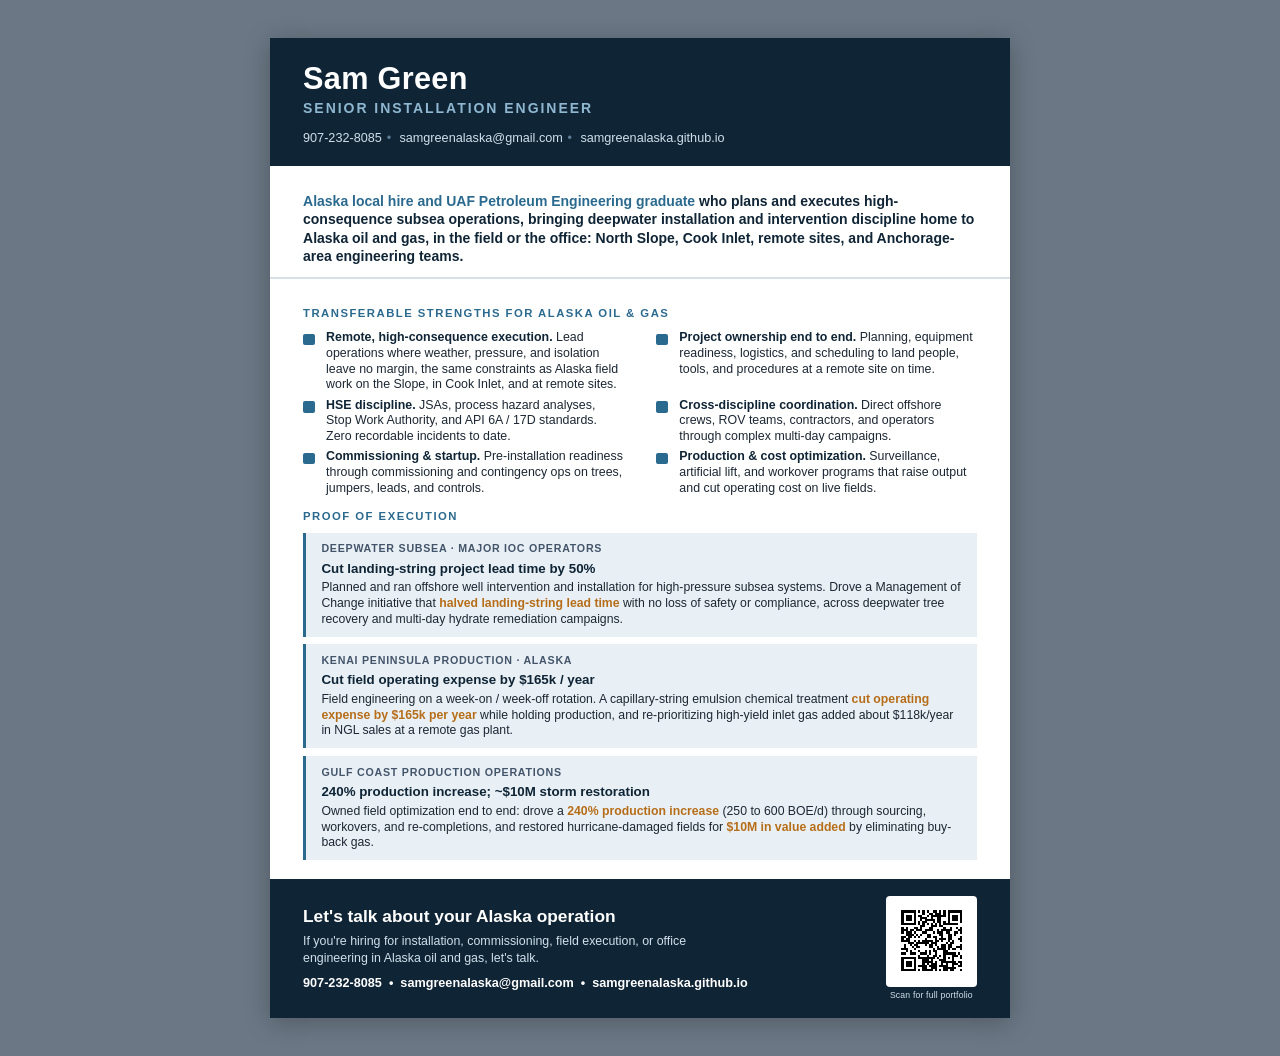
<file: one-pager.html>
<!DOCTYPE html>
<html lang="en">
<head>
  <meta charset="UTF-8">
  <meta name="viewport" content="width=device-width, initial-scale=1.0">
  <link rel="icon" href="/favicon.svg" type="image/svg+xml">
  <link rel="icon" href="/favicon.ico" type="image/x-icon">
  <!-- PostHog Analytics -->
  <script>
    !function(t,e){var o,n,p,r;e.__SV||(window.posthog=e,e._i=[],e.init=function(i,s,a){function g(t,e){var o=e.split(".");2==o.length&&(t=t[o[0]],e=o[1]),t[e]=function(){t.push([e].concat(Array.prototype.slice.call(arguments,0)))}}(p=t.createElement("script")).type="text/javascript",p.crossOrigin="anonymous",p.async=!0,p.src=s.api_host.replace(".i.posthog.com","-assets.i.posthog.com")+"/static/array.js",(r=t.getElementsByTagName("script")[0]).parentNode.insertBefore(p,r);var u=e;for(void 0!==a?u=e[a]=[]:a="posthog",u.people=u.people||[],u.toString=function(t){var e="posthog";return"posthog"!==a&&(e+="."+a),t||(e+=" (stub)"),e},u.people.toString=function(){return u.toString(1)+".people (stub)"},o="init me ws ys ps bs capture je Di ks register register_once register_for_session unregister unregister_for_session Is getFeatureFlag getFeatureFlagPayload isFeatureEnabled reloadFeatureFlags updateEarlyAccessFeatureEnrollment getEarlyAccessFeatures on onFeatureFlags onSurveysLoaded onSessionId getSurveys getActiveMatchingSurveys renderSurvey canRenderSurvey getNextSurveyStep identify setPersonProperties group resetGroups setPersonPropertiesForFlags resetPersonPropertiesForFlags setGroupPropertiesForFlags resetGroupPropertiesForFlags reset get_distinct_id getGroups get_session_id get_session_replay_url alias set_config startSessionRecording stopSessionRecording sessionRecordingStarted captureException loadToolbar get_property getSessionProperty Cs createPersonProfile Es xs Ss opt_in_capturing is_capturing opt_out_capturing has_opted_out_capturing has_opted_in_capturing clear_opt_in_out_capturing Rs debug Ps getPageViewId captureTraceFeedback captureTraceMetric".split(" "),n=0;n<o.length;n++)g(u,o[n]);e._i.push([i,s,a])},e.__SV=1)}(document,window.posthog||[]);
    posthog.init('phc_qc3uuzBGTgHCg4Hen5PnHKejEcjjNFS6PVfswXErjfsz',{api_host:'https://us.i.posthog.com', person_profiles: 'identified_only'})
  </script>
  <title>Sam Green | Capabilities One-Pager</title>
  <meta name="description" content="Capabilities one-pager for Sam Green, Senior Installation Engineer, Big Lake, Alaska. Transferable strengths and proof points for Alaska oil and gas hiring decision-makers.">
  <style>
    :root {
      --navy: #0f2435;
      --steel: #2b6a8f;
      --ink: #1c2733;
      --ink-mut: #44546a;
      --line: #d7e0e7;
      --ice: #e8f0f5;
      --amber: #b76d18;
    }

    * { box-sizing: border-box; }

    html, body {
      margin: 0;
      padding: 0;
      background: #6b7785;
      color: var(--ink);
      font-family: -apple-system, BlinkMacSystemFont, "Segoe UI", Roboto, Helvetica, Arial, sans-serif;
      line-height: 1.35;
      -webkit-print-color-adjust: exact;
      print-color-adjust: exact;
    }

    /* On screen the sheet mirrors the printable content box of a US Letter page
       (8.5in wide minus 0.4in margins each side). Print rules below switch it
       to flow naturally inside the @page margins. */
    .sheet {
      width: 7.7in;
      min-height: 10.2in;
      margin: 0.4in auto;
      background: #fff;
      box-shadow: 0 4px 24px rgba(0,0,0,0.25);
      display: flex;
      flex-direction: column;
    }

    /* ---- Header band ---- */
    .masthead {
      background: var(--navy);
      color: #fff;
      padding: 0.26in 0.34in 0.2in;
    }
    .masthead h1 {
      margin: 0;
      font-size: 23pt;
      letter-spacing: 0.01em;
      line-height: 1.02;
    }
    .masthead .role {
      margin: 0.05in 0 0;
      font-size: 10.5pt;
      text-transform: uppercase;
      letter-spacing: 0.14em;
      color: #8fb7d0;
      font-weight: 600;
    }
    .masthead .contact {
      margin: 0.12in 0 0;
      font-size: 9.5pt;
      color: #cfe0ec;
    }
    .masthead .contact a { color: #cfe0ec; text-decoration: none; }
    .masthead .contact span { color: #5d7d95; padding: 0 0.05in; }

    /* ---- Positioning line ---- */
    .positioning {
      padding: 0.12in 0.34in;
      border-bottom: 2px solid var(--line);
      font-size: 10.5pt;
      color: var(--navy);
      font-weight: 600;
      line-height: 1.32;
    }
    .positioning .pin { color: var(--steel); }

    /* ---- Body ---- */
    .body {
      padding: 0.14in 0.34in 0.04in;
      flex: 1;
    }

    .eyebrow {
      font-size: 8.5pt;
      text-transform: uppercase;
      letter-spacing: 0.13em;
      color: var(--steel);
      font-weight: 700;
      margin: 0 0 0.09in;
    }
    section { margin-bottom: 0.13in; }

    /* Transferable strengths grid */
    .strengths {
      display: grid;
      grid-template-columns: 1fr 1fr;
      gap: 0.05in 0.34in;
      margin: 0;
      padding: 0;
      list-style: none;
    }
    .strengths li {
      position: relative;
      padding-left: 0.24in;
      font-size: 9.3pt;
      line-height: 1.26;
      break-inside: avoid;
    }
    .strengths li::before {
      content: "";
      position: absolute;
      left: 0;
      top: 0.035in;
      width: 0.12in;
      height: 0.12in;
      background: var(--steel);
      border-radius: 2px;
    }
    .strengths strong { color: var(--navy); }

    /* Proof points */
    .proofs { display: flex; flex-direction: column; gap: 0.08in; }
    .proof {
      border-left: 3px solid var(--steel);
      background: var(--ice);
      padding: 0.1in 0.16in;
      break-inside: avoid;
    }
    .proof h3 {
      margin: 0 0 0.03in;
      font-size: 10pt;
      color: var(--navy);
    }
    .proof .ctx {
      font-size: 8pt;
      text-transform: uppercase;
      letter-spacing: 0.07em;
      color: var(--ink-mut);
      font-weight: 700;
      margin: 0 0 0.04in;
    }
    .proof p { margin: 0; font-size: 9.2pt; line-height: 1.27; }
    .proof .result { color: var(--amber); font-weight: 700; }

    /* ---- Footer / CTA ---- */
    .cta {
      margin-top: auto;
      background: var(--navy);
      color: #fff;
      padding: 0.17in 0.34in;
      display: flex;
      align-items: center;
      justify-content: space-between;
      gap: 0.3in;
    }
    .cta__text h2 {
      margin: 0 0 0.05in;
      font-size: 13pt;
      color: #fff;
    }
    .cta__text p {
      margin: 0;
      font-size: 9.3pt;
      color: #cfe0ec;
      max-width: 4.6in;
    }
    .cta__text .links { margin-top: 0.08in; font-size: 9.5pt; font-weight: 700; color: #fff; max-width: none; white-space: nowrap; }
    .cta__qr {
      flex-shrink: 0;
      background: #fff;
      padding: 0.07in;
      border-radius: 4px;
      width: 0.95in;
      height: 0.95in;
    }
    .cta__qr svg { display: block; width: 100%; height: 100%; }
    .cta__qr-cap {
      font-size: 6.5pt;
      text-align: center;
      color: #cfe0ec;
      margin-top: 0.03in;
      letter-spacing: 0.02em;
    }

    /* ---- Print rules ---- */
    @page {
      size: letter;
      margin: 0.4in;
    }
    @media print {
      html, body { background: #fff; }
      .sheet {
        width: auto;
        min-height: auto;
        margin: 0;
        box-shadow: none;
      }
    }
  </style>
</head>
<body>
  <main class="sheet">

    <!-- Header -->
    <header class="masthead">
      <h1>Sam Green</h1>
      <p class="role">Senior Installation Engineer</p>
      <p class="contact">
        <a href="tel:+19072328085">907-232-8085</a><span>&bull;</span>
        <a href="mailto:samgreenalaska@gmail.com">samgreenalaska@gmail.com</a><span>&bull;</span>
        <a href="https://samgreenalaska.github.io">samgreenalaska.github.io</a>
      </p>
    </header>

    <!-- Positioning -->
    <p class="positioning">
      <span class="pin">Alaska local hire and UAF Petroleum Engineering graduate</span>
      who plans and executes high-consequence subsea operations, bringing deepwater
      installation and intervention discipline home to Alaska oil and gas, in the field or
      the office: North Slope, Cook Inlet, remote sites, and Anchorage-area engineering teams.
    </p>

    <div class="body">

      <!-- Transferable strengths -->
      <section aria-labelledby="strengths-h">
        <h2 class="eyebrow" id="strengths-h">Transferable strengths for Alaska oil &amp; gas</h2>
        <ul class="strengths">
          <li><strong>Remote, high-consequence execution.</strong> Lead operations where weather, pressure, and isolation leave no margin, the same constraints as Alaska field work on the Slope, in Cook Inlet, and at remote sites.</li>
          <li><strong>Project ownership end to end.</strong> Planning, equipment readiness, logistics, and scheduling to land people, tools, and procedures at a remote site on time.</li>
          <li><strong>HSE discipline.</strong> JSAs, process hazard analyses, Stop Work Authority, and API 6A / 17D standards. Zero recordable incidents to date.</li>
          <li><strong>Cross-discipline coordination.</strong> Direct offshore crews, ROV teams, contractors, and operators through complex multi-day campaigns.</li>
          <li><strong>Commissioning &amp; startup.</strong> Pre-installation readiness through commissioning and contingency ops on trees, jumpers, leads, and controls.</li>
          <li><strong>Production &amp; cost optimization.</strong> Surveillance, artificial lift, and workover programs that raise output and cut operating cost on live fields.</li>
        </ul>
      </section>

      <!-- Proof points -->
      <section aria-labelledby="proof-h">
        <h2 class="eyebrow" id="proof-h">Proof of execution</h2>
        <div class="proofs">

          <div class="proof">
            <p class="ctx">Deepwater subsea &middot; major IOC operators</p>
            <h3>Cut landing-string project lead time by 50%</h3>
            <p>Planned and ran offshore well intervention and installation for high-pressure subsea systems. Drove a Management of Change initiative that <span class="result">halved landing-string lead time</span> with no loss of safety or compliance, across deepwater tree recovery and multi-day hydrate remediation campaigns.</p>
          </div>

          <div class="proof">
            <p class="ctx">Kenai Peninsula production &middot; Alaska</p>
            <h3>Cut field operating expense by $165k / year</h3>
            <p>Field engineering on a week-on / week-off rotation. A capillary-string emulsion chemical treatment <span class="result">cut operating expense by $165k per year</span> while holding production, and re-prioritizing high-yield inlet gas added about $118k/year in NGL sales at a remote gas plant.</p>
          </div>

          <div class="proof">
            <p class="ctx">Gulf Coast production operations</p>
            <h3>240% production increase; ~$10M storm restoration</h3>
            <p>Owned field optimization end to end: drove a <span class="result">240% production increase</span> (250 to 600 BOE/d) through sourcing, workovers, and re-completions, and restored hurricane-damaged fields for <span class="result">$10M in value added</span> by eliminating buy-back gas.</p>
          </div>

        </div>
      </section>

    </div>

    <!-- CTA / Footer -->
    <footer class="cta">
      <div class="cta__text">
        <h2>Let's talk about your Alaska operation</h2>
        <p>If you're hiring for installation, commissioning, field execution, or office engineering in Alaska oil and gas, let's talk.</p>
        <p class="links">907-232-8085 &nbsp;&bull;&nbsp; samgreenalaska@gmail.com &nbsp;&bull;&nbsp; samgreenalaska.github.io</p>
      </div>
      <div>
        <div class="cta__qr" role="img" aria-label="QR code linking to samgreenalaska.github.io">
          <svg xmlns="http://www.w3.org/2000/svg" viewBox="0 0 37 37" shape-rendering="crispEdges" aria-hidden="true"><path fill="#ffffff" d="M0 0h37v37H0z"/><path stroke="#000000" d="M4 4.5h7m1 0h1m1 0h1m1 0h1m2 0h2m1 0h1m1 0h1m1 0h7M4 5.5h1m5 0h1m3 0h1m2 0h2m1 0h3m1 0h1m1 0h1m5 0h1M4 6.5h1m1 0h3m1 0h1m1 0h2m2 0h1m1 0h7m1 0h1m1 0h3m1 0h1M4 7.5h1m1 0h3m1 0h1m2 0h3m2 0h1m2 0h2m3 0h1m1 0h3m1 0h1M4 8.5h1m1 0h3m1 0h1m2 0h1m1 0h5m1 0h2m3 0h1m1 0h3m1 0h1M4 9.5h1m5 0h1m1 0h1m1 0h2m3 0h1m1 0h2m1 0h1m1 0h1m5 0h1M4 10.5h7m1 0h1m1 0h1m1 0h1m1 0h1m1 0h1m1 0h1m1 0h7M13 11.5h2m3 0h3m1 0h2M4 12.5h1m1 0h1m3 0h2m1 0h1m3 0h2m5 0h1m2 0h1m2 0h1m1 0h1M4 13.5h3m1 0h2m1 0h3m1 0h4m2 0h1m1 0h5m3 0h2M4 14.5h1m1 0h3m1 0h1m3 0h2m3 0h1m1 0h3m1 0h2m2 0h2m1 0h1M6 15.5h4m1 0h1m1 0h1m2 0h2m4 0h2m2 0h2m1 0h1M4 16.5h2m1 0h2m1 0h1m1 0h1m3 0h2m1 0h2m2 0h1m2 0h2m4 0h1M4 17.5h1m1 0h2m7 0h1m4 0h1m1 0h3m1 0h2m3 0h2M4 18.5h4m2 0h1m1 0h1m1 0h5m1 0h2m1 0h1m2 0h1m1 0h1m3 0h1M7 19.5h3m1 0h6m1 0h3m4 0h1m1 0h2M5 20.5h1m2 0h1m1 0h2m3 0h1m1 0h2m1 0h1m2 0h2m1 0h2m4 0h1M5 21.5h1m3 0h1m1 0h2m4 0h2m2 0h1m1 0h2m1 0h2m2 0h3M4 22.5h3m3 0h1m8 0h1m1 0h4m1 0h1m1 0h2m2 0h1M6 23.5h1m1 0h1m3 0h1m2 0h1m1 0h1m1 0h2m3 0h2M4 24.5h2m2 0h3m2 0h3m1 0h1m2 0h1m3 0h6m1 0h1M12 25.5h1m3 0h1m2 0h2m1 0h1m1 0h1m3 0h3m1 0h1M4 26.5h7m1 0h8m1 0h1m2 0h1m1 0h1m1 0h1m3 0h1M4 27.5h1m5 0h1m3 0h3m1 0h1m3 0h3m3 0h1M4 28.5h1m1 0h3m1 0h1m3 0h5m1 0h1m2 0h7m1 0h2M4 29.5h1m1 0h3m1 0h1m3 0h1m1 0h1m1 0h3m2 0h1m1 0h1m2 0h3m1 0h1M4 30.5h1m1 0h3m1 0h1m1 0h4m1 0h4m1 0h4m2 0h1m2 0h2M4 31.5h1m5 0h1m3 0h2m2 0h3m3 0h6M4 32.5h7m1 0h1m1 0h5m1 0h1m1 0h1m1 0h2m1 0h2m3 0h1"/></svg>
        </div>
        <div class="cta__qr-cap">Scan for full portfolio</div>
      </div>
    </footer>

  </main>
</body>
</html>
</file>
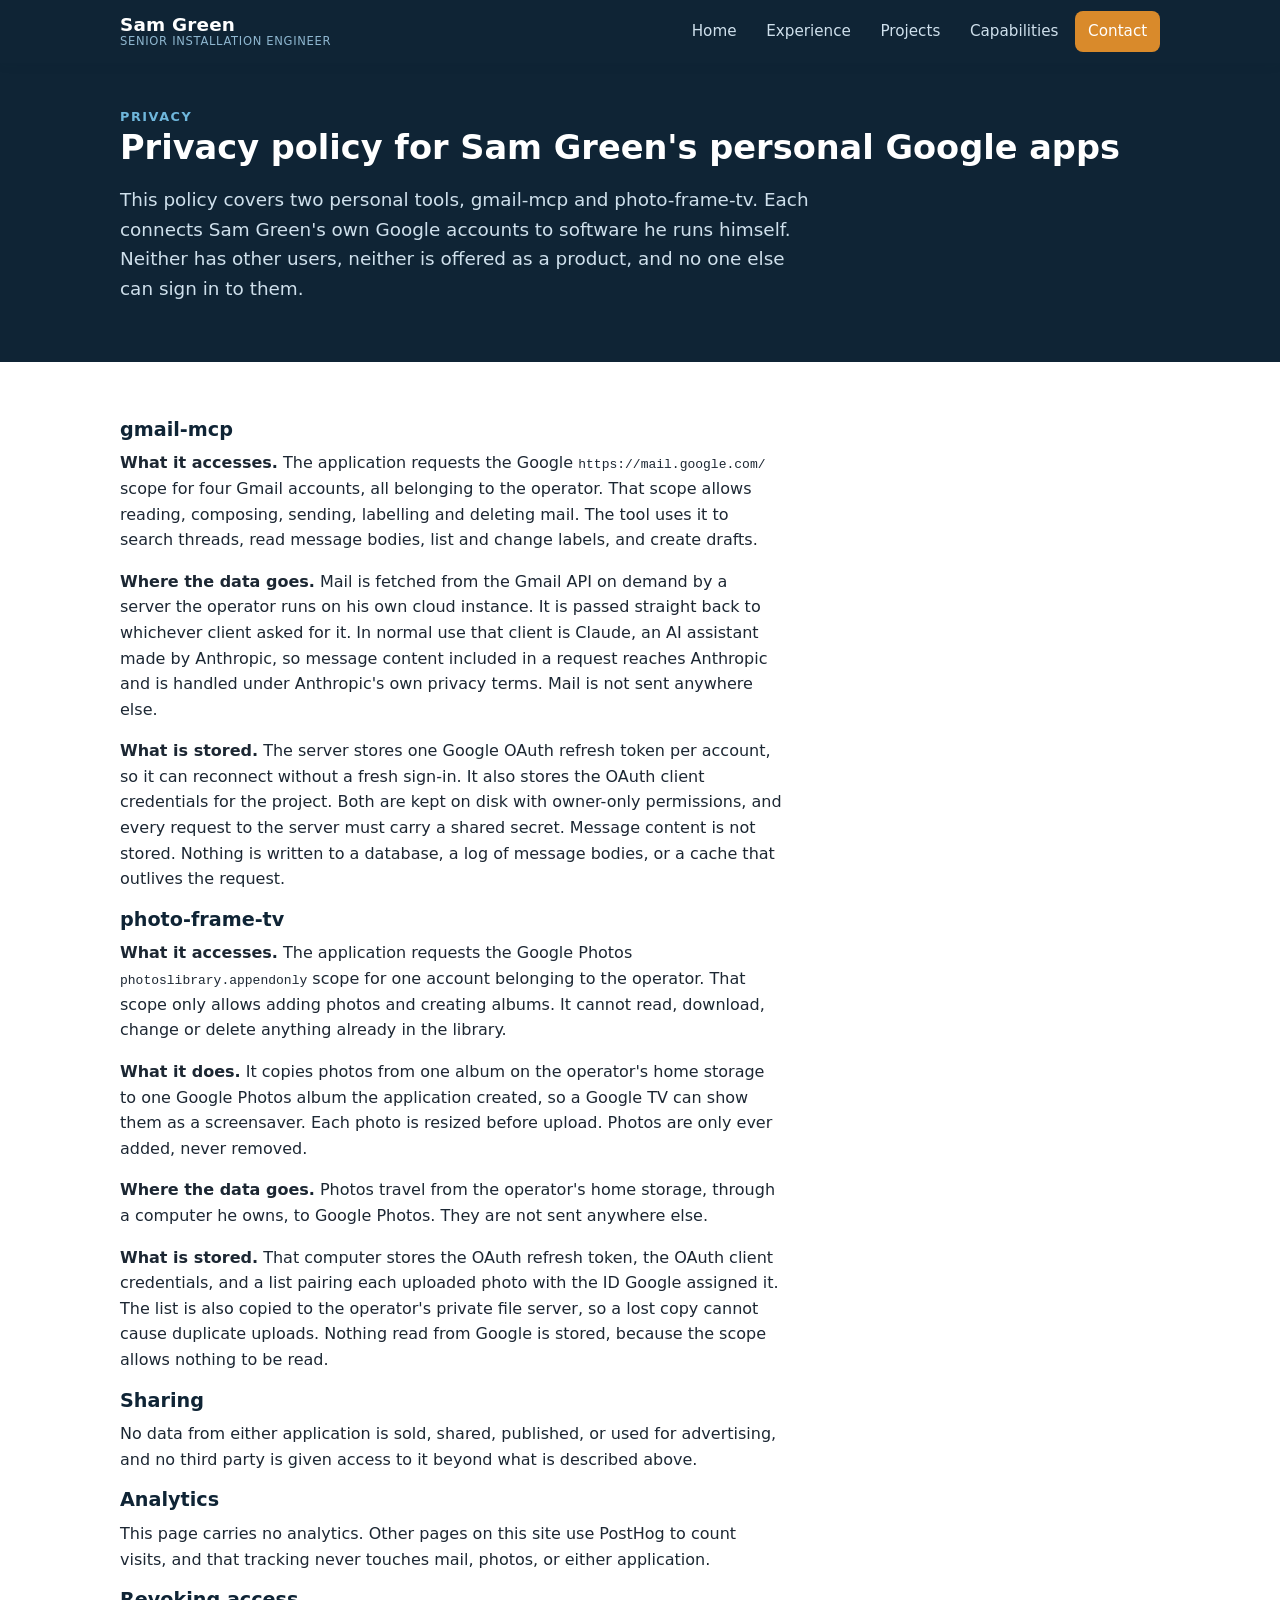
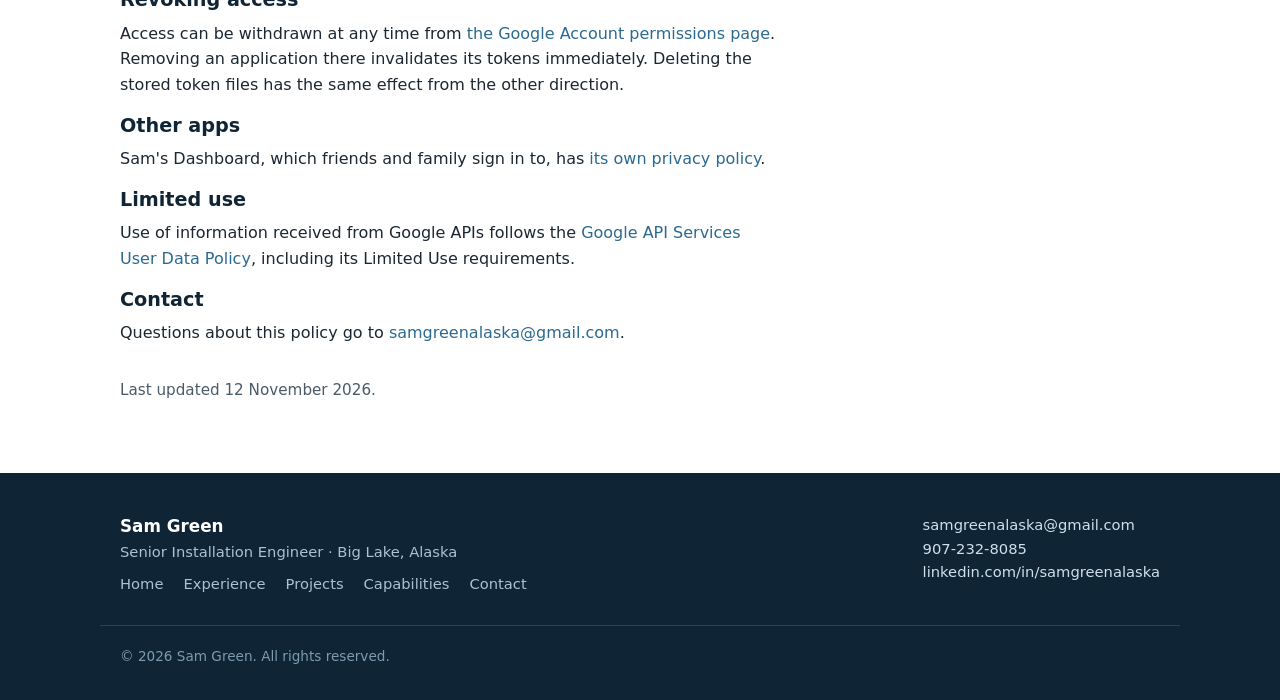
<file: privacy.html>
<!DOCTYPE html>
<html lang="en">
<head>
  <meta charset="UTF-8">
  <meta name="viewport" content="width=device-width, initial-scale=1.0">
  <meta name="robots" content="noindex, follow">
  <link rel="icon" href="/favicon.svg" type="image/svg+xml">
  <link rel="icon" href="/favicon.ico" type="image/x-icon">
  <title>Privacy Policy | Sam Green's personal Google apps</title>
  <meta name="description" content="Privacy policy for gmail-mcp and photo-frame-tv, personal tools operated by Sam Green for his own Google accounts.">
  <link rel="stylesheet" href="css/style.css">
</head>
<body>
  <a class="skip-link" href="#main">Skip to content</a>

  <header class="site-header">
    <nav class="nav" aria-label="Primary">
      <a class="brand" href="index.html">
        <span class="brand__name">Sam Green</span>
        <span class="brand__role">Senior Installation Engineer</span>
      </a>
      <button class="nav__toggle" aria-expanded="false" aria-controls="nav-links" aria-label="Toggle navigation menu">
        <span></span><span></span><span></span>
      </button>
      <ul class="nav__links" id="nav-links">
        <li><a href="index.html">Home</a></li>
        <li><a href="experience.html">Experience</a></li>
        <li><a href="projects.html">Projects</a></li>
        <li><a href="capabilities.html">Capabilities</a></li>
        <li class="nav__cta"><a href="contact.html">Contact</a></li>
      </ul>
    </nav>
  </header>

  <main id="main">

    <section class="section section--navy section--tight">
      <div class="container">
        <span class="eyebrow">Privacy</span>
        <h2>Privacy policy for Sam Green's personal Google apps</h2>
        <p class="lead" style="color:#cfe0ec;">This policy covers two personal tools, gmail-mcp and photo-frame-tv. Each connects Sam Green's own Google accounts to software he runs himself. Neither has other users, neither is offered as a product, and no one else can sign in to them.</p>
      </div>
    </section>

    <section class="section">
      <div class="container">
        <div class="maxw-prose">

        <h3>gmail-mcp</h3>
        <p><strong>What it accesses.</strong> The application requests the Google <code>https://mail.google.com/</code> scope for four Gmail accounts, all belonging to the operator. That scope allows reading, composing, sending, labelling and deleting mail. The tool uses it to search threads, read message bodies, list and change labels, and create drafts.</p>
        <p><strong>Where the data goes.</strong> Mail is fetched from the Gmail API on demand by a server the operator runs on his own cloud instance. It is passed straight back to whichever client asked for it. In normal use that client is Claude, an AI assistant made by Anthropic, so message content included in a request reaches Anthropic and is handled under Anthropic's own privacy terms. Mail is not sent anywhere else.</p>
        <p><strong>What is stored.</strong> The server stores one Google OAuth refresh token per account, so it can reconnect without a fresh sign-in. It also stores the OAuth client credentials for the project. Both are kept on disk with owner-only permissions, and every request to the server must carry a shared secret. Message content is not stored. Nothing is written to a database, a log of message bodies, or a cache that outlives the request.</p>

        <h3>photo-frame-tv</h3>
        <p><strong>What it accesses.</strong> The application requests the Google Photos <code>photoslibrary.appendonly</code> scope for one account belonging to the operator. That scope only allows adding photos and creating albums. It cannot read, download, change or delete anything already in the library.</p>
        <p><strong>What it does.</strong> It copies photos from one album on the operator's home storage to one Google Photos album the application created, so a Google TV can show them as a screensaver. Each photo is resized before upload. Photos are only ever added, never removed.</p>
        <p><strong>Where the data goes.</strong> Photos travel from the operator's home storage, through a computer he owns, to Google Photos. They are not sent anywhere else.</p>
        <p><strong>What is stored.</strong> That computer stores the OAuth refresh token, the OAuth client credentials, and a list pairing each uploaded photo with the ID Google assigned it. The list is also copied to the operator's private file server, so a lost copy cannot cause duplicate uploads. Nothing read from Google is stored, because the scope allows nothing to be read.</p>

        <h3>Sharing</h3>
        <p>No data from either application is sold, shared, published, or used for advertising, and no third party is given access to it beyond what is described above.</p>

        <h3>Analytics</h3>
        <p>This page carries no analytics. Other pages on this site use PostHog to count visits, and that tracking never touches mail, photos, or either application.</p>

        <h3>Revoking access</h3>
        <p>Access can be withdrawn at any time from <a href="https://myaccount.google.com/permissions" target="_blank" rel="noopener">the Google Account permissions page</a>. Removing an application there invalidates its tokens immediately. Deleting the stored token files has the same effect from the other direction.</p>

        <h3>Other apps</h3>
        <p>Sam's Dashboard, which friends and family sign in to, has <a href="dashboard-privacy.html">its own privacy policy</a>.</p>

        <h3>Limited use</h3>
        <p>Use of information received from Google APIs follows the <a href="https://developers.google.com/terms/api-services-user-data-policy" target="_blank" rel="noopener">Google API Services User Data Policy</a>, including its Limited Use requirements.</p>

        <h3>Contact</h3>
        <p>Questions about this policy go to <a href="mailto:samgreenalaska@gmail.com">samgreenalaska@gmail.com</a>.</p>

        <p style="margin-top:2rem;color:var(--ink-soft);font-size:0.95rem;">Last updated 12 November 2026.</p>

        </div>
      </div>
    </section>

  </main>

  <footer class="site-footer">
    <div class="container footer__grid">
      <div>
        <div class="footer__name">Sam Green</div>
        <div>Senior Installation Engineer &middot; Big Lake, Alaska</div>
        <ul class="footer__links">
          <li><a href="index.html">Home</a></li>
          <li><a href="experience.html">Experience</a></li>
          <li><a href="projects.html">Projects</a></li>
          <li><a href="capabilities.html">Capabilities</a></li>
          <li><a href="contact.html">Contact</a></li>
        </ul>
      </div>
      <div class="footer__contact">
        <div><a href="mailto:samgreenalaska@gmail.com">samgreenalaska@gmail.com</a></div>
        <div><a href="tel:+19072328085">907-232-8085</a></div>
        <div><a href="https://www.linkedin.com/in/samgreenalaska" target="_blank" rel="noopener">linkedin.com/in/samgreenalaska</a></div>
      </div>
    </div>
    <div class="container footer__bottom">
      <span>&copy; 2026 Sam Green. All rights reserved.</span>
    </div>
  </footer>

  <script src="js/nav.js"></script>
</body>
</html>
</file>
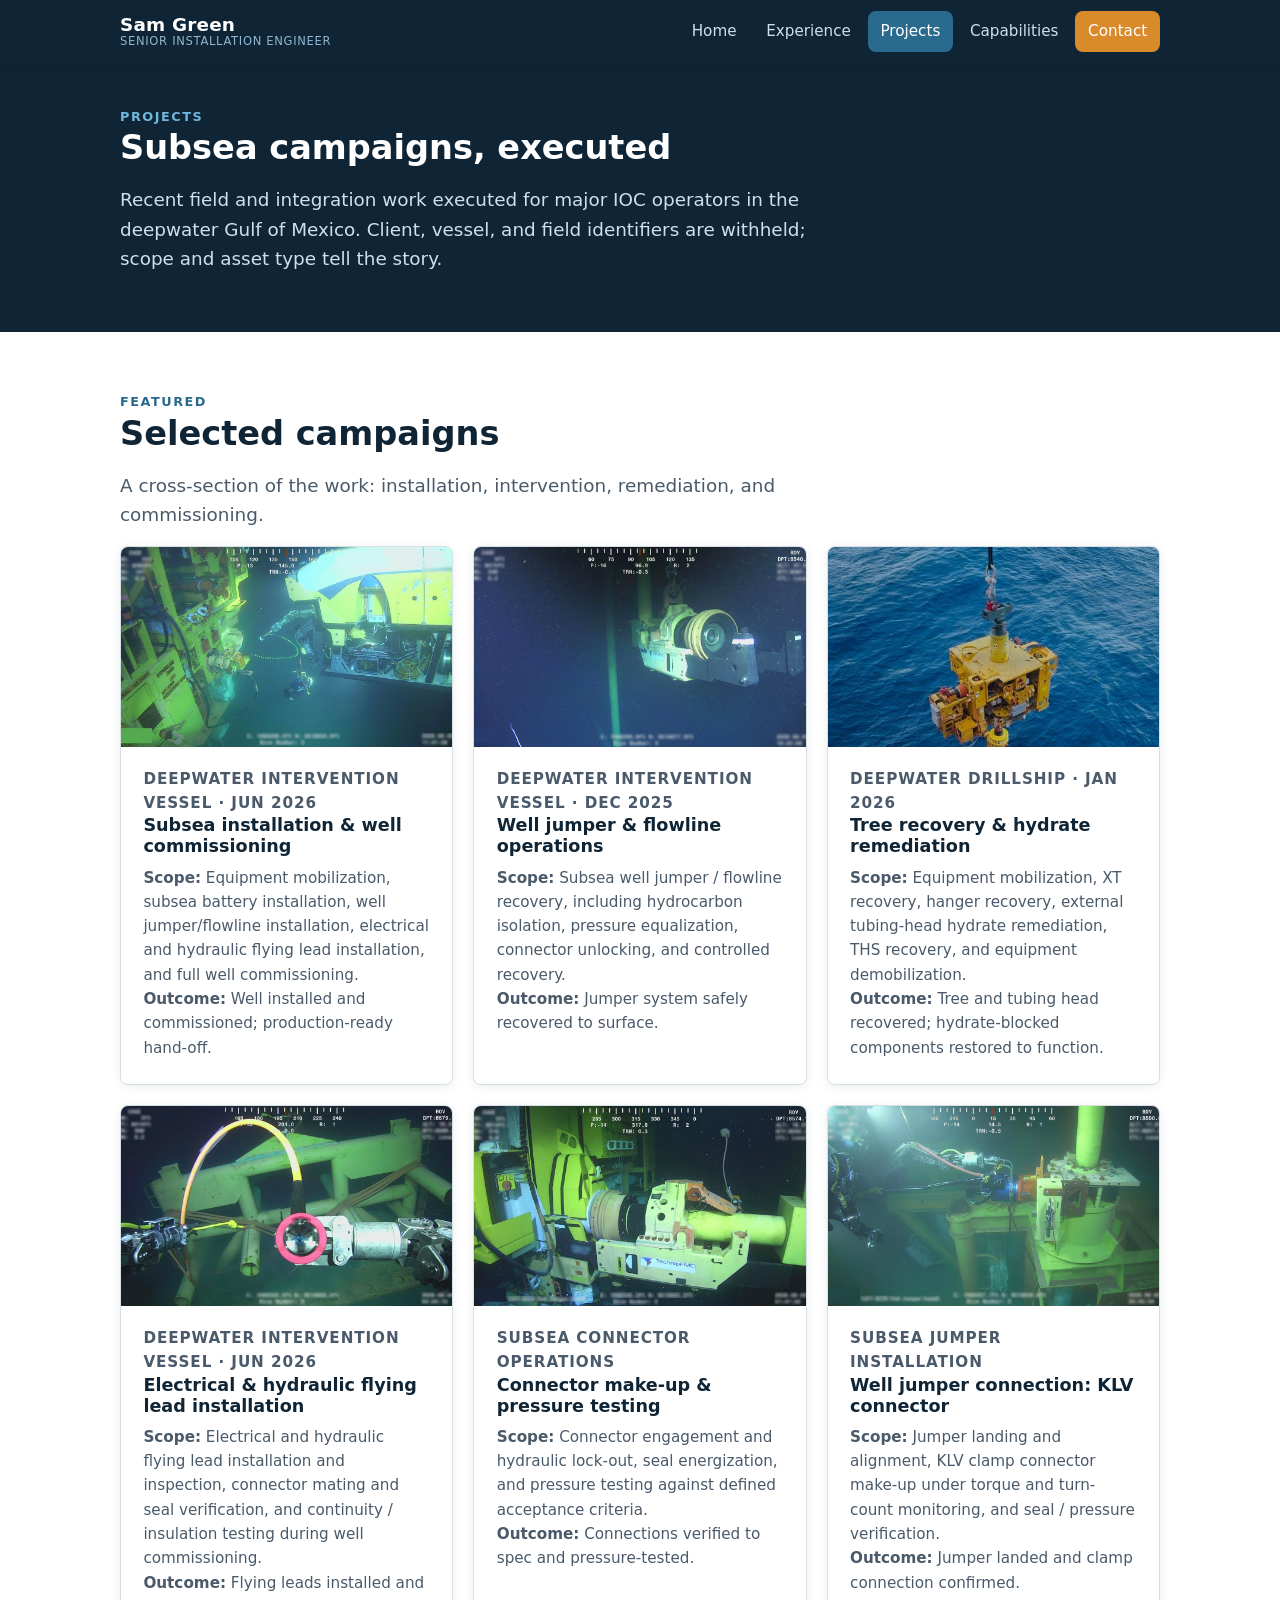
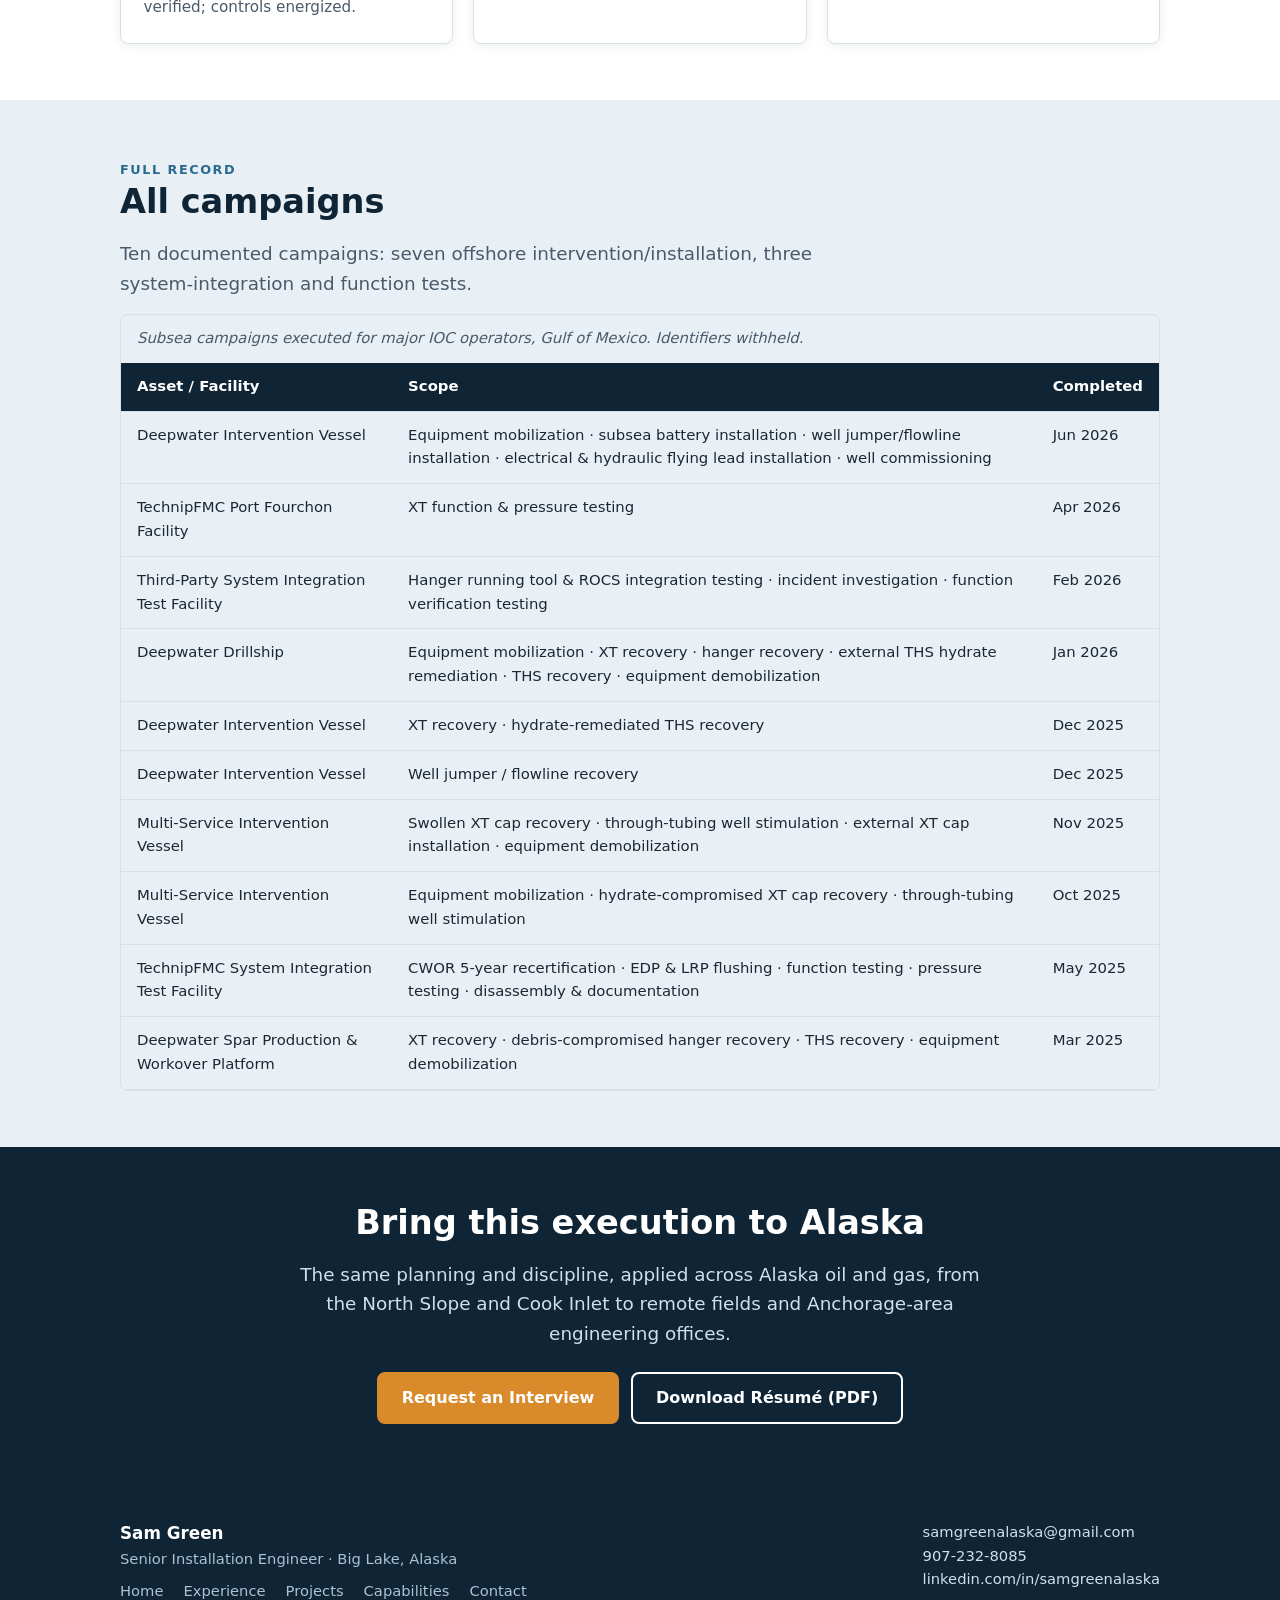
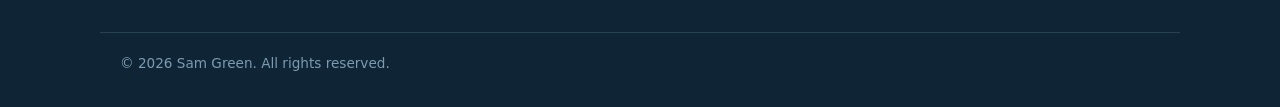
<file: projects.html>
<!DOCTYPE html>
<html lang="en">
<head>
  <meta charset="UTF-8">
  <meta name="viewport" content="width=device-width, initial-scale=1.0">
  <link rel="icon" href="/favicon.svg" type="image/svg+xml">
  <link rel="icon" href="/favicon.ico" type="image/x-icon">
  <!-- PostHog Analytics -->
  <script>
    !function(t,e){var o,n,p,r;e.__SV||(window.posthog=e,e._i=[],e.init=function(i,s,a){function g(t,e){var o=e.split(".");2==o.length&&(t=t[o[0]],e=o[1]),t[e]=function(){t.push([e].concat(Array.prototype.slice.call(arguments,0)))}}(p=t.createElement("script")).type="text/javascript",p.crossOrigin="anonymous",p.async=!0,p.src=s.api_host.replace(".i.posthog.com","-assets.i.posthog.com")+"/static/array.js",(r=t.getElementsByTagName("script")[0]).parentNode.insertBefore(p,r);var u=e;for(void 0!==a?u=e[a]=[]:a="posthog",u.people=u.people||[],u.toString=function(t){var e="posthog";return"posthog"!==a&&(e+="."+a),t||(e+=" (stub)"),e},u.people.toString=function(){return u.toString(1)+".people (stub)"},o="init me ws ys ps bs capture je Di ks register register_once register_for_session unregister unregister_for_session Is getFeatureFlag getFeatureFlagPayload isFeatureEnabled reloadFeatureFlags updateEarlyAccessFeatureEnrollment getEarlyAccessFeatures on onFeatureFlags onSurveysLoaded onSessionId getSurveys getActiveMatchingSurveys renderSurvey canRenderSurvey getNextSurveyStep identify setPersonProperties group resetGroups setPersonPropertiesForFlags resetPersonPropertiesForFlags setGroupPropertiesForFlags resetGroupPropertiesForFlags reset get_distinct_id getGroups get_session_id get_session_replay_url alias set_config startSessionRecording stopSessionRecording sessionRecordingStarted captureException loadToolbar get_property getSessionProperty Cs createPersonProfile Es xs Ss opt_in_capturing is_capturing opt_out_capturing has_opted_out_capturing has_opted_in_capturing clear_opt_in_out_capturing Rs debug Ps getPageViewId captureTraceFeedback captureTraceMetric".split(" "),n=0;n<o.length;n++)g(u,o[n]);e._i.push([i,s,a])},e.__SV=1)}(document,window.posthog||[]);
    posthog.init('phc_qc3uuzBGTgHCg4Hen5PnHKejEcjjNFS6PVfswXErjfsz',{api_host:'https://us.i.posthog.com', person_profiles: 'identified_only'})
  </script>
  <title>Projects | Sam Green, Subsea Installation &amp; Intervention Campaigns</title>
  <meta name="description" content="Field campaign portfolio for Sam Green: deepwater subsea installation, well intervention, hydrate remediation, jumper and flying-lead installation, and system integration testing executed for major IOC operators in the Gulf of Mexico.">
  <link rel="stylesheet" href="css/style.css">
</head>
<body>
  <a class="skip-link" href="#main">Skip to content</a>

  <header class="site-header">
    <nav class="nav" aria-label="Primary">
      <a class="brand" href="index.html">
        <span class="brand__name">Sam Green</span>
        <span class="brand__role">Senior Installation Engineer</span>
      </a>
      <button class="nav__toggle" aria-expanded="false" aria-controls="nav-links" aria-label="Toggle navigation menu">
        <span></span><span></span><span></span>
      </button>
      <ul class="nav__links" id="nav-links">
        <li><a href="index.html">Home</a></li>
        <li><a href="experience.html">Experience</a></li>
        <li><a href="projects.html" aria-current="page">Projects</a></li>
        <li><a href="capabilities.html">Capabilities</a></li>
        <li class="nav__cta"><a href="contact.html">Contact</a></li>
      </ul>
    </nav>
  </header>

  <main id="main">

    <section class="section section--navy section--tight">
      <div class="container">
        <span class="eyebrow">Projects</span>
        <h2>Subsea campaigns, executed</h2>
        <p class="lead" style="color:#cfe0ec;">Recent field and integration work executed for major IOC operators in the deepwater Gulf of Mexico. Client, vessel, and field identifiers are withheld; scope and asset type tell the story.</p>
      </div>
    </section>

    <!-- ===== Featured campaigns ===== -->
    <section class="section">
      <div class="container">
        <span class="eyebrow">Featured</span>
        <h2>Selected campaigns</h2>
        <p class="lead mb-2">A cross-section of the work: installation, intervention, remediation, and commissioning.</p>

        <div class="grid grid--3">

          <article class="project-card">
            <img src="photos/Subsea%20Battery%20Installation.jpg" alt="Subsea battery module being installed during a well commissioning campaign">
            <div class="project-card__body">
              <p class="project-card__meta">Deepwater Intervention Vessel · Jun 2026</p>
              <h3>Subsea installation &amp; well commissioning</h3>
              <p><strong>Scope:</strong> Equipment mobilization, subsea battery installation, well jumper/flowline installation, electrical and hydraulic flying lead installation, and full well commissioning.<br>
              <strong>Outcome:</strong> Well installed and commissioned; production-ready hand-off.</p>
            </div>
          </article>

          <article class="project-card">
            <img src="photos/Well%20Jumper-Flowline%20Installation%20-%20UCON%20Connector.jpg" alt="UCON connector during a subsea well jumper and flowline operation">
            <div class="project-card__body">
              <p class="project-card__meta">Deepwater Intervention Vessel · Dec 2025</p>
              <h3>Well jumper &amp; flowline operations</h3>
              <p><strong>Scope:</strong> Subsea well jumper / flowline recovery, including hydrocarbon isolation, pressure equalization, connector unlocking, and controlled recovery.<br>
              <strong>Outcome:</strong> Jumper system safely recovered to surface.</p>
            </div>
          </article>

          <article class="project-card">
            <img src="photos/XT%20Deployment.jpg" alt="Subsea Christmas tree (XT) being deployed on a crane line over open water during an offshore campaign">
            <div class="project-card__body">
              <p class="project-card__meta">Deepwater Drillship · Jan 2026</p>
              <h3>Tree recovery &amp; hydrate remediation</h3>
              <p><strong>Scope:</strong> Equipment mobilization, XT recovery, hanger recovery, external tubing-head hydrate remediation, THS recovery, and equipment demobilization.<br>
              <strong>Outcome:</strong> Tree and tubing head recovered; hydrate-blocked components restored to function.</p>
            </div>
          </article>

          <article class="project-card">
            <img src="photos/Electrical%20Flying%20Lead%20Inspection.jpg" alt="Electrical flying lead connector inspection during a subsea installation campaign">
            <div class="project-card__body">
              <p class="project-card__meta">Deepwater Intervention Vessel · Jun 2026</p>
              <h3>Electrical &amp; hydraulic flying lead installation</h3>
              <p><strong>Scope:</strong> Electrical and hydraulic flying lead installation and inspection, connector mating and seal verification, and continuity / insulation testing during well commissioning.<br>
              <strong>Outcome:</strong> Flying leads installed and verified; controls energized.</p>
            </div>
          </article>

          <article class="project-card">
            <img src="photos/Well%20Jumper-Flowline%20Installation%20-%20UCON%20Connector%20Pressure%20Testing.jpg" alt="Subsea connector make-up and pressure testing during a well jumper operation">
            <div class="project-card__body">
              <p class="project-card__meta">Subsea connector operations</p>
              <h3>Connector make-up &amp; pressure testing</h3>
              <p><strong>Scope:</strong> Connector engagement and hydraulic lock-out, seal energization, and pressure testing against defined acceptance criteria.<br>
              <strong>Outcome:</strong> Connections verified to spec and pressure-tested.</p>
            </div>
          </article>

          <article class="project-card">
            <img src="photos/Well%20Jumper-Flowline%20Installation%20-%20KLV%20Connector.jpg" alt="KLV clamp connector during a subsea well jumper and flowline installation">
            <div class="project-card__body">
              <p class="project-card__meta">Subsea jumper installation</p>
              <h3>Well jumper connection: KLV connector</h3>
              <p><strong>Scope:</strong> Jumper landing and alignment, KLV clamp connector make-up under torque and turn-count monitoring, and seal / pressure verification.<br>
              <strong>Outcome:</strong> Jumper landed and clamp connection confirmed.</p>
            </div>
          </article>

        </div>
      </div>
    </section>

    <!-- ===== Full campaign table ===== -->
    <section class="section section--ice">
      <div class="container">
        <span class="eyebrow">Full record</span>
        <h2>All campaigns</h2>
        <p class="lead mb-2">Ten documented campaigns: seven offshore intervention/installation, three system-integration and function tests.</p>
        <div class="table-wrap">
          <table class="data">
            <caption>Subsea campaigns executed for major IOC operators, Gulf of Mexico. Identifiers withheld.</caption>
            <thead>
              <tr>
                <th scope="col">Asset / Facility</th>
                <th scope="col">Scope</th>
                <th scope="col">Completed</th>
              </tr>
            </thead>
            <tbody>
              <tr>
                <td>Deepwater Intervention Vessel</td>
                <td>Equipment mobilization · subsea battery installation · well jumper/flowline installation · electrical &amp; hydraulic flying lead installation · well commissioning</td>
                <td class="nowrap">Jun 2026</td>
              </tr>
              <tr>
                <td>TechnipFMC Port Fourchon Facility</td>
                <td>XT function &amp; pressure testing</td>
                <td class="nowrap">Apr 2026</td>
              </tr>
              <tr>
                <td>Third-Party System Integration Test Facility</td>
                <td>Hanger running tool &amp; ROCS integration testing · incident investigation · function verification testing</td>
                <td class="nowrap">Feb 2026</td>
              </tr>
              <tr>
                <td>Deepwater Drillship</td>
                <td>Equipment mobilization · XT recovery · hanger recovery · external THS hydrate remediation · THS recovery · equipment demobilization</td>
                <td class="nowrap">Jan 2026</td>
              </tr>
              <tr>
                <td>Deepwater Intervention Vessel</td>
                <td>XT recovery · hydrate-remediated THS recovery</td>
                <td class="nowrap">Dec 2025</td>
              </tr>
              <tr>
                <td>Deepwater Intervention Vessel</td>
                <td>Well jumper / flowline recovery</td>
                <td class="nowrap">Dec 2025</td>
              </tr>
              <tr>
                <td>Multi-Service Intervention Vessel</td>
                <td>Swollen XT cap recovery · through-tubing well stimulation · external XT cap installation · equipment demobilization</td>
                <td class="nowrap">Nov 2025</td>
              </tr>
              <tr>
                <td>Multi-Service Intervention Vessel</td>
                <td>Equipment mobilization · hydrate-compromised XT cap recovery · through-tubing well stimulation</td>
                <td class="nowrap">Oct 2025</td>
              </tr>
              <tr>
                <td>TechnipFMC System Integration Test Facility</td>
                <td>CWOR 5-year recertification · EDP &amp; LRP flushing · function testing · pressure testing · disassembly &amp; documentation</td>
                <td class="nowrap">May 2025</td>
              </tr>
              <tr>
                <td>Deepwater Spar Production &amp; Workover Platform</td>
                <td>XT recovery · debris-compromised hanger recovery · THS recovery · equipment demobilization</td>
                <td class="nowrap">Mar 2025</td>
              </tr>
            </tbody>
          </table>
        </div>
      </div>
    </section>

    <section class="section section--navy">
      <div class="container text-center">
        <h2>Bring this execution to Alaska</h2>
        <p class="lead" style="margin:0 auto 1.5rem; color:#cfe0ec;">The same planning and discipline, applied across Alaska oil and gas, from the North Slope and Cook Inlet to remote fields and Anchorage-area engineering offices.</p>
        <div class="btn-row" style="justify-content:center;">
          <a class="btn btn--primary" href="contact.html" data-open-interview>Request an Interview</a>
          <a class="btn btn--secondary" href="assets/resume.pdf" download="Sam Green - Resume.pdf">Download Résumé (PDF)</a>
        </div>
      </div>
    </section>

  </main>

  <footer class="site-footer">
    <div class="container footer__grid">
      <div>
        <div class="footer__name">Sam Green</div>
        <div>Senior Installation Engineer · Big Lake, Alaska</div>
        <ul class="footer__links">
          <li><a href="index.html">Home</a></li>
          <li><a href="experience.html">Experience</a></li>
          <li><a href="projects.html">Projects</a></li>
          <li><a href="capabilities.html">Capabilities</a></li>
          <li><a href="contact.html">Contact</a></li>
        </ul>
      </div>
      <div class="footer__contact">
        <div><a href="mailto:samgreenalaska@gmail.com">samgreenalaska@gmail.com</a></div>
        <div><a href="tel:+19072328085">907-232-8085</a></div>
        <div><a href="https://www.linkedin.com/in/samgreenalaska" target="_blank" rel="noopener">linkedin.com/in/samgreenalaska</a></div>
      </div>
    </div>
    <div class="container footer__bottom">
      <span>&copy; 2026 Sam Green. All rights reserved.</span>
    </div>
  </footer>

  <script src="js/nav.js"></script>
  <script src="js/interview.js"></script>
</body>
</html>
</file>
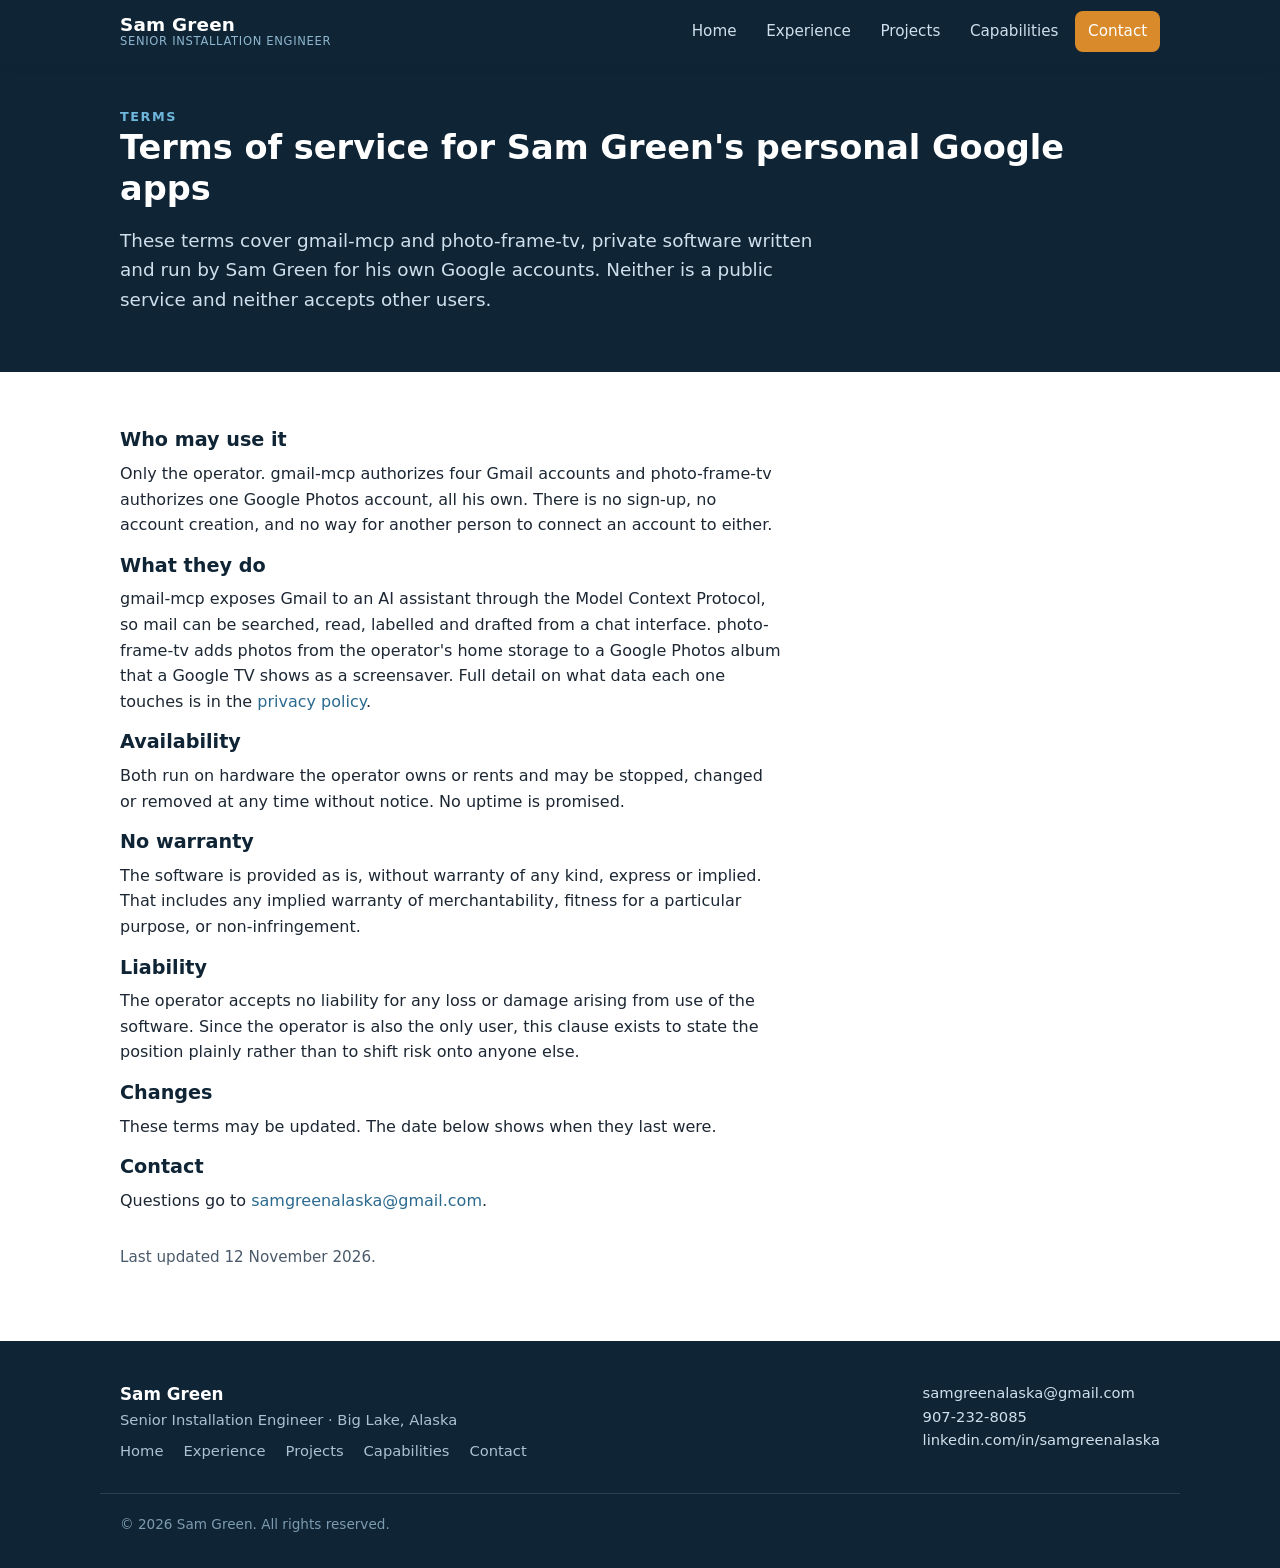
<file: terms.html>
<!DOCTYPE html>
<html lang="en">
<head>
  <meta charset="UTF-8">
  <meta name="viewport" content="width=device-width, initial-scale=1.0">
  <meta name="robots" content="noindex, follow">
  <link rel="icon" href="/favicon.svg" type="image/svg+xml">
  <link rel="icon" href="/favicon.ico" type="image/x-icon">
  <title>Terms of Service | Sam Green's personal Google apps</title>
  <meta name="description" content="Terms of service for gmail-mcp and photo-frame-tv, personal tools operated by Sam Green for his own Google accounts.">
  <link rel="stylesheet" href="css/style.css">
</head>
<body>
  <a class="skip-link" href="#main">Skip to content</a>

  <header class="site-header">
    <nav class="nav" aria-label="Primary">
      <a class="brand" href="index.html">
        <span class="brand__name">Sam Green</span>
        <span class="brand__role">Senior Installation Engineer</span>
      </a>
      <button class="nav__toggle" aria-expanded="false" aria-controls="nav-links" aria-label="Toggle navigation menu">
        <span></span><span></span><span></span>
      </button>
      <ul class="nav__links" id="nav-links">
        <li><a href="index.html">Home</a></li>
        <li><a href="experience.html">Experience</a></li>
        <li><a href="projects.html">Projects</a></li>
        <li><a href="capabilities.html">Capabilities</a></li>
        <li class="nav__cta"><a href="contact.html">Contact</a></li>
      </ul>
    </nav>
  </header>

  <main id="main">

    <section class="section section--navy section--tight">
      <div class="container">
        <span class="eyebrow">Terms</span>
        <h2>Terms of service for Sam Green's personal Google apps</h2>
        <p class="lead" style="color:#cfe0ec;">These terms cover gmail-mcp and photo-frame-tv, private software written and run by Sam Green for his own Google accounts. Neither is a public service and neither accepts other users.</p>
      </div>
    </section>

    <section class="section">
      <div class="container">
        <div class="maxw-prose">

        <h3>Who may use it</h3>
        <p>Only the operator. gmail-mcp authorizes four Gmail accounts and photo-frame-tv authorizes one Google Photos account, all his own. There is no sign-up, no account creation, and no way for another person to connect an account to either.</p>

        <h3>What they do</h3>
        <p>gmail-mcp exposes Gmail to an AI assistant through the Model Context Protocol, so mail can be searched, read, labelled and drafted from a chat interface. photo-frame-tv adds photos from the operator's home storage to a Google Photos album that a Google TV shows as a screensaver. Full detail on what data each one touches is in the <a href="privacy.html">privacy policy</a>.</p>

        <h3>Availability</h3>
        <p>Both run on hardware the operator owns or rents and may be stopped, changed or removed at any time without notice. No uptime is promised.</p>

        <h3>No warranty</h3>
        <p>The software is provided as is, without warranty of any kind, express or implied. That includes any implied warranty of merchantability, fitness for a particular purpose, or non-infringement.</p>

        <h3>Liability</h3>
        <p>The operator accepts no liability for any loss or damage arising from use of the software. Since the operator is also the only user, this clause exists to state the position plainly rather than to shift risk onto anyone else.</p>

        <h3>Changes</h3>
        <p>These terms may be updated. The date below shows when they last were.</p>

        <h3>Contact</h3>
        <p>Questions go to <a href="mailto:samgreenalaska@gmail.com">samgreenalaska@gmail.com</a>.</p>

        <p style="margin-top:2rem;color:var(--ink-soft);font-size:0.95rem;">Last updated 12 November 2026.</p>

        </div>
      </div>
    </section>

  </main>

  <footer class="site-footer">
    <div class="container footer__grid">
      <div>
        <div class="footer__name">Sam Green</div>
        <div>Senior Installation Engineer &middot; Big Lake, Alaska</div>
        <ul class="footer__links">
          <li><a href="index.html">Home</a></li>
          <li><a href="experience.html">Experience</a></li>
          <li><a href="projects.html">Projects</a></li>
          <li><a href="capabilities.html">Capabilities</a></li>
          <li><a href="contact.html">Contact</a></li>
        </ul>
      </div>
      <div class="footer__contact">
        <div><a href="mailto:samgreenalaska@gmail.com">samgreenalaska@gmail.com</a></div>
        <div><a href="tel:+19072328085">907-232-8085</a></div>
        <div><a href="https://www.linkedin.com/in/samgreenalaska" target="_blank" rel="noopener">linkedin.com/in/samgreenalaska</a></div>
      </div>
    </div>
    <div class="container footer__bottom">
      <span>&copy; 2026 Sam Green. All rights reserved.</span>
    </div>
  </footer>

  <script src="js/nav.js"></script>
</body>
</html>
</file>
<file: css/style.css>
/* ============================================================
   Sam Green: Personal Career Website
   Plain CSS, mobile-first. No frameworks, no build step.
   ============================================================ */

/* ---------- Design tokens ---------- */
:root {
  --navy:        #0f2435;   /* primary dark: headers, footer */
  --navy-2:      #16344c;   /* slightly lighter navy */
  --steel:       #2b6a8f;   /* accent: links, CTAs */
  --steel-dark:  #1f5172;   /* accent hover */
  --ice:         #e8f0f5;   /* light section background */
  --paper:       #ffffff;
  --ink:         #1c2733;   /* body text */
  --ink-soft:    #4a5a6a;   /* secondary text */
  --line:        #d7e0e7;   /* borders */
  --amber:       #d98a2b;   /* sparing highlight */
  --maxw:        1080px;
  --radius:      8px;
  --shadow:      0 2px 10px rgba(15, 36, 53, 0.08);
  --shadow-lg:   0 6px 24px rgba(15, 36, 53, 0.14);
}

/* ---------- Reset / base ---------- */
*, *::before, *::after { box-sizing: border-box; }

html { scroll-behavior: smooth; }

body {
  margin: 0;
  font-family: "Segoe UI", system-ui, -apple-system, Roboto, Helvetica, Arial, sans-serif;
  color: var(--ink);
  line-height: 1.6;
  background: var(--paper);
  -webkit-font-smoothing: antialiased;
}

h1, h2, h3, h4 {
  font-family: "Segoe UI Semibold", "Segoe UI", system-ui, sans-serif;
  line-height: 1.2;
  color: var(--navy);
  margin: 0 0 0.5em;
}

h1 { font-size: clamp(1.9rem, 4.5vw, 2.8rem); }
h2 { font-size: clamp(1.5rem, 3.2vw, 2.1rem); }
h3 { font-size: 1.2rem; }

p { margin: 0 0 1em; }

a { color: var(--steel); text-decoration: none; }
a:hover, a:focus { color: var(--steel-dark); text-decoration: underline; }

img { max-width: 100%; height: auto; display: block; }

ul { margin: 0 0 1em; padding-left: 1.2em; }
li { margin-bottom: 0.4em; }

/* ---------- Accessibility helpers ---------- */
.skip-link {
  position: absolute;
  left: -999px;
  top: 0;
  background: var(--amber);
  color: #fff;
  padding: 0.6em 1em;
  z-index: 200;
  border-radius: 0 0 var(--radius) 0;
}
.skip-link:focus { left: 0; }

:focus-visible {
  outline: 3px solid var(--amber);
  outline-offset: 2px;
}

.sr-only {
  position: absolute;
  width: 1px; height: 1px;
  padding: 0; margin: -1px;
  overflow: hidden; clip: rect(0 0 0 0);
  white-space: nowrap; border: 0;
}

/* ---------- Layout ---------- */
.container {
  width: 100%;
  max-width: var(--maxw);
  margin: 0 auto;
  padding: 0 1.25rem;
}

.section { padding: 3.5rem 0; }
.section--tight { padding: 2.5rem 0; }
.section--ice { background: var(--ice); }
.section--navy { background: var(--navy); color: #dce6ee; }
.section--navy h2, .section--navy h3 { color: #fff; }

.eyebrow {
  text-transform: uppercase;
  letter-spacing: 0.12em;
  font-size: 0.8rem;
  font-weight: 600;
  color: var(--steel);
  margin-bottom: 0.4rem;
}
.section--navy .eyebrow { color: #6fb7dc; }

.lead { font-size: 1.15rem; color: var(--ink-soft); max-width: 60ch; }

/* ---------- Header / nav ---------- */
.site-header {
  position: sticky;
  top: 0;
  z-index: 100;
  background: var(--navy);
  box-shadow: var(--shadow);
}
.nav {
  display: flex;
  align-items: center;
  justify-content: space-between;
  gap: 1rem;
  padding: 0.7rem 1.25rem;
  max-width: var(--maxw);
  margin: 0 auto;
}
.brand {
  display: flex;
  flex-direction: column;
  line-height: 1.1;
  color: #fff;
  text-decoration: none;
}
.brand:hover, .brand:focus { text-decoration: none; color: #fff; }
.brand__name { font-weight: 700; font-size: 1.15rem; letter-spacing: 0.01em; }
.brand__role { font-size: 0.72rem; color: #8fb7d0; letter-spacing: 0.06em; text-transform: uppercase; }

.nav__toggle {
  display: inline-flex;
  flex-direction: column;
  justify-content: center;
  gap: 5px;
  width: 44px; height: 44px;
  background: transparent;
  border: 1px solid #3a5a73;
  border-radius: var(--radius);
  cursor: pointer;
}
.nav__toggle span {
  display: block;
  height: 2px;
  width: 22px;
  margin: 0 auto;
  background: #fff;
  transition: transform 0.2s ease, opacity 0.2s ease;
}

.nav__links {
  list-style: none;
  margin: 0;
  padding: 0;
  display: flex;
  align-items: center;
  gap: 0.25rem;
}
.nav__links li { margin: 0; }
.nav__links a {
  display: block;
  color: #cfe0ec;
  padding: 0.5rem 0.8rem;
  border-radius: var(--radius);
  font-weight: 500;
  font-size: 0.95rem;
}
.nav__links a:hover, .nav__links a:focus {
  background: var(--navy-2);
  color: #fff;
  text-decoration: none;
}
.nav__links a[aria-current="page"] {
  color: #fff;
  background: var(--steel);
}
.nav__cta a {
  background: var(--amber);
  color: #fff;
}
.nav__cta a:hover, .nav__cta a:focus { background: #c0761f; color: #fff; }

/* Mobile nav */
@media (max-width: 760px) {
  .nav__toggle { display: inline-flex; }
  .nav__links {
    position: absolute;
    left: 0; right: 0;
    top: 100%;
    flex-direction: column;
    align-items: stretch;
    gap: 0;
    background: var(--navy);
    padding: 0.5rem 1.25rem 1rem;
    border-top: 1px solid #2a4459;
    display: none;
  }
  .nav__links.is-open { display: flex; }
  .nav__links a { padding: 0.8rem 0.6rem; border-radius: 6px; }
  .nav__cta a { margin-top: 0.4rem; text-align: center; }
}
@media (min-width: 761px) {
  .nav__toggle { display: none; }
}

/* ---------- Buttons ---------- */
.btn {
  display: inline-block;
  font-weight: 600;
  padding: 0.7rem 1.4rem;
  border-radius: var(--radius);
  border: 2px solid transparent;
  cursor: pointer;
  text-align: center;
  transition: background 0.15s ease, color 0.15s ease, transform 0.05s ease;
}
.btn:hover { text-decoration: none; }
.btn:active { transform: translateY(1px); }
.btn--primary { background: var(--amber); color: #fff; border-color: var(--amber); }
.btn--primary:hover, .btn--primary:focus { background: #c0761f; border-color: #c0761f; color: #fff; }
.btn--secondary { background: transparent; color: #fff; border-color: #fff; }
.btn--secondary:hover, .btn--secondary:focus { background: rgba(255,255,255,0.12); color: #fff; }
.btn--steel { background: var(--steel); color: #fff; border-color: var(--steel); }
.btn--steel:hover, .btn--steel:focus { background: var(--steel-dark); border-color: var(--steel-dark); color: #fff; }
.btn-row { display: flex; flex-wrap: wrap; gap: 0.8rem; }

/* ---------- Hero ---------- */
.hero {
  position: relative;
  color: #fff;
  background:
    linear-gradient(180deg, rgba(15,36,53,0.82), rgba(15,36,53,0.92)),
    url("../photos/Subsea%20Banner.jpg") center/cover no-repeat;
}
.hero__inner {
  display: grid;
  grid-template-columns: 1.4fr 1fr;
  gap: 2.5rem;
  align-items: center;
  padding: 3.5rem 0;
}
.hero h1 { color: #fff; margin-bottom: 0.4rem; }
.hero__tagline {
  font-size: 1.25rem;
  color: #d7e6f0;
  margin-bottom: 0.4rem;
  font-weight: 500;
}
.hero__sub { color: #aac6d8; margin-bottom: 1.5rem; max-width: 52ch; }
.hero__photo {
  justify-self: center;
}
.hero__photo img {
  width: 230px;
  height: 230px;
  object-fit: cover;
  border-radius: 50%;
  border: 5px solid rgba(255,255,255,0.85);
  box-shadow: var(--shadow-lg);
}
.hero__local {
  display: inline-flex;
  align-items: center;
  gap: 0.5rem;
  background: rgba(217, 138, 43, 0.18);
  border: 1px solid rgba(217, 138, 43, 0.5);
  color: #f0c489;
  padding: 0.35rem 0.85rem;
  border-radius: 999px;
  font-size: 0.85rem;
  font-weight: 600;
  margin-bottom: 1.1rem;
}
@media (max-width: 760px) {
  .hero__inner { grid-template-columns: 1fr; text-align: center; padding: 2.5rem 0; }
  .hero__photo { order: -1; }
  .hero__photo img { width: 175px; height: 175px; }
  .hero__sub { margin-left: auto; margin-right: auto; }
  .hero .btn-row { justify-content: center; }
  .hero__local { margin-left: auto; margin-right: auto; }
}

/* ---------- Cards / grids ---------- */
.grid { display: grid; gap: 1.25rem; }
.grid--4 { grid-template-columns: repeat(4, 1fr); }
.grid--3 { grid-template-columns: repeat(3, 1fr); }
.grid--2 { grid-template-columns: repeat(2, 1fr); }
@media (max-width: 860px) {
  .grid--4 { grid-template-columns: repeat(2, 1fr); }
  .grid--3 { grid-template-columns: repeat(2, 1fr); }
}
@media (max-width: 600px) {
  .grid--4, .grid--3, .grid--2 { grid-template-columns: 1fr; }
}

.card {
  background: var(--paper);
  border: 1px solid var(--line);
  border-radius: var(--radius);
  padding: 1.5rem;
  box-shadow: var(--shadow);
}
.card h3 { color: var(--navy); }
.card--stat { text-align: center; padding: 1.75rem 1.25rem; }
.stat__num { font-size: 2.3rem; font-weight: 700; color: var(--steel); line-height: 1; }
.stat__label { color: var(--ink-soft); font-size: 0.95rem; margin-top: 0.4rem; }

/* ---------- Feature image (single clean field photo) ---------- */
.feature-img {
  width: 100%;
  max-height: 460px;
  object-fit: cover;
  border-radius: var(--radius);
  box-shadow: var(--shadow);
  margin-bottom: 1.75rem;
}
.feature-figure { margin: 0 0 1.75rem; }

/* ---------- Photo tiles (uniform-height image pair) ---------- */
.photo-tile { margin: 0; }
.photo-tile img {
  width: 100%;
  height: 340px;
  object-fit: cover;
  object-position: center;
  border-radius: var(--radius);
  box-shadow: var(--shadow);
}
@media (max-width: 600px) {
  .photo-tile img { height: 260px; }
}
.feature-figure figcaption {
  font-size: 0.85rem;
  color: var(--ink-soft);
  margin-top: 0.5rem;
  font-style: italic;
}

/* ---------- Project cards (with photo) ---------- */
.project-card {
  background: var(--paper);
  border: 1px solid var(--line);
  border-radius: var(--radius);
  overflow: hidden;
  box-shadow: var(--shadow);
  display: flex;
  flex-direction: column;
}
.project-card img {
  width: 100%;
  height: 200px;
  object-fit: cover;
}
.project-card__body { padding: 1.25rem 1.4rem 1.5rem; }
.project-card__meta {
  font-size: 0.78rem;
  text-transform: uppercase;
  letter-spacing: 0.06em;
  color: var(--steel);
  font-weight: 600;
  margin-bottom: 0.3rem;
}
.project-card h3 { font-size: 1.1rem; margin-bottom: 0.5rem; }
.project-card p { color: var(--ink-soft); margin-bottom: 0; font-size: 0.95rem; }

/* ---------- Tables ---------- */
.table-wrap { overflow-x: auto; border: 1px solid var(--line); border-radius: var(--radius); }
table.data {
  width: 100%;
  border-collapse: collapse;
  font-size: 0.93rem;
  min-width: 560px;
}
table.data caption { text-align: left; padding: 0.75rem 1rem; color: var(--ink-soft); font-style: italic; }
table.data th, table.data td {
  text-align: left;
  padding: 0.75rem 1rem;
  border-bottom: 1px solid var(--line);
  vertical-align: top;
}
table.data thead th {
  background: var(--navy);
  color: #fff;
  font-weight: 600;
  white-space: nowrap;
}
table.data tbody tr:nth-child(even) { background: var(--ice); }
table.data td.nowrap { white-space: nowrap; }

/* ---------- Timeline (Experience) ---------- */
.timeline { list-style: none; padding: 0; margin: 0; }
.timeline > li {
  position: relative;
  padding: 0 0 2rem 1.75rem;
  border-left: 2px solid var(--line);
  margin: 0;
}
.timeline > li:last-child { padding-bottom: 0; }
.timeline > li::before {
  content: "";
  position: absolute;
  left: -8px; top: 4px;
  width: 14px; height: 14px;
  background: var(--steel);
  border: 3px solid var(--paper);
  border-radius: 50%;
  box-shadow: 0 0 0 1px var(--steel);
}
.job__head { display: flex; flex-wrap: wrap; justify-content: space-between; gap: 0.25rem 1rem; align-items: baseline; }
.job__title { font-size: 1.25rem; color: var(--navy); margin: 0; }
.job__company { color: var(--steel); font-weight: 600; }
.job__dates { color: var(--ink-soft); font-size: 0.9rem; white-space: nowrap; }
.job__loc { color: var(--ink-soft); font-size: 0.9rem; margin: 0.1rem 0 0.7rem; }

/* ---------- Capability blocks ---------- */
.capability {
  background: var(--paper);
  border: 1px solid var(--line);
  border-radius: var(--radius);
  box-shadow: var(--shadow);
  overflow: hidden;
}
.capability__grid { display: grid; grid-template-columns: repeat(2, 1fr); gap: 1.25rem; }
@media (max-width: 760px) { .capability__grid { grid-template-columns: 1fr; } }
.capability img { width: 100%; height: 190px; object-fit: cover; }
.capability__body { padding: 1.3rem 1.5rem 1.5rem; }
.capability__body h3 { color: var(--navy); margin-bottom: 0.5rem; }
.capability__body p { color: var(--ink-soft); margin-bottom: 0; font-size: 0.95rem; }

/* ---------- Skills / pills ---------- */
.pills { display: flex; flex-wrap: wrap; gap: 0.5rem; padding: 0; list-style: none; }
.pills li {
  background: var(--ice);
  border: 1px solid var(--line);
  color: var(--navy);
  padding: 0.4rem 0.8rem;
  border-radius: 999px;
  font-size: 0.88rem;
  margin: 0;
}

/* ---------- Contact ---------- */
.contact-grid { display: grid; grid-template-columns: repeat(2, 1fr); gap: 1.25rem; }
@media (max-width: 600px) { .contact-grid { grid-template-columns: 1fr; } }
.contact-item {
  display: flex;
  align-items: flex-start;
  gap: 0.9rem;
  background: var(--paper);
  border: 1px solid var(--line);
  border-radius: var(--radius);
  padding: 1.2rem 1.4rem;
  box-shadow: var(--shadow);
}
.contact-item .ico {
  flex: 0 0 auto;
  width: 40px; height: 40px;
  display: grid; place-items: center;
  background: var(--ice);
  border-radius: 8px;
  color: var(--steel);
}
.contact-item .ico svg { width: 22px; height: 22px; }
.contact-item__label { font-size: 0.78rem; text-transform: uppercase; letter-spacing: 0.06em; color: var(--ink-soft); }
.contact-item__value { font-size: 1.05rem; font-weight: 600; color: var(--navy); word-break: break-word; }
.contact-item__value a { color: var(--navy); }

/* ---------- Callout / pitch ---------- */
.pitch {
  border-left: 4px solid var(--amber);
  background: var(--ice);
  padding: 1.5rem 1.75rem;
  border-radius: 0 var(--radius) var(--radius) 0;
}

/* ---------- Interview request modal ---------- */
dialog.interview {
  width: min(92vw, 460px);
  border: none;
  border-radius: var(--radius);
  padding: 0;
  background: var(--paper);
  color: var(--ink);
  box-shadow: var(--shadow-lg);
}
dialog.interview::backdrop { background: rgba(15, 36, 53, 0.55); }
dialog.interview[open] { animation: dlg-pop 0.18s ease-out; }
@keyframes dlg-pop {
  from { opacity: 0; transform: translateY(8px) scale(0.98); }
  to   { opacity: 1; transform: none; }
}
.dlg-head {
  display: flex;
  align-items: flex-start;
  justify-content: space-between;
  gap: 1rem;
  padding: 1.4rem 1.5rem 0.25rem;
}
.dlg-head h2 { margin: 0; font-size: 1.25rem; }
.dlg-head p { margin: 0.4rem 0 0; color: var(--ink-soft); font-size: 0.92rem; }
.dlg-close {
  flex: none;
  background: none;
  border: none;
  font-size: 1.5rem;
  line-height: 1;
  color: var(--ink-soft);
  cursor: pointer;
  padding: 0.15rem 0.4rem;
  border-radius: 6px;
}
.dlg-close:hover { color: var(--ink); background: var(--ice); }
form.interview-form { padding: 0.75rem 1.5rem 1.5rem; }
.field { margin-top: 0.9rem; }
.field label { display: block; font-size: 0.85rem; font-weight: 600; margin-bottom: 0.3rem; color: var(--navy); }
.field input, .field textarea {
  width: 100%;
  font: inherit;
  color: var(--ink);
  padding: 0.6rem 0.7rem;
  border: 1px solid var(--line);
  border-radius: 8px;
  background: #fff;
}
.field textarea { resize: vertical; min-height: 90px; }
.field input:focus, .field textarea:focus {
  outline: none;
  border-color: var(--steel);
  box-shadow: 0 0 0 3px rgba(43, 106, 143, 0.18);
}
.field .optional { color: var(--ink-soft); font-weight: 400; }
.hp { position: absolute !important; left: -9999px !important; width: 1px; height: 1px; overflow: hidden; }
.dlg-submit { width: 100%; margin-top: 1.2rem; }
.form-status { margin-top: 0.8rem; font-size: 0.9rem; min-height: 1.2em; }
.form-status.error { color: #b3261e; }
.fallback {
  margin-top: 1rem;
  padding-top: 0.9rem;
  border-top: 1px solid var(--line);
  font-size: 0.85rem;
  color: var(--ink-soft);
}
.success-panel { padding: 1.8rem 1.5rem 2rem; text-align: center; }
.success-panel .mark {
  width: 48px; height: 48px;
  margin: 0 auto 0.8rem;
  border-radius: 50%;
  background: #1f7a4d;
  color: #fff;
  display: grid; place-items: center;
  font-size: 1.5rem;
}
.success-panel h2 { margin: 0 0 0.4rem; }
.success-panel p { margin: 0; color: var(--ink-soft); }

/* ---------- Footer ---------- */
.site-footer {
  background: var(--navy);
  color: #aac2d4;
  padding: 2.5rem 0 2rem;
  font-size: 0.92rem;
}
.footer__grid {
  display: flex;
  flex-wrap: wrap;
  justify-content: space-between;
  gap: 1.5rem;
}
.footer__name { color: #fff; font-weight: 700; font-size: 1.05rem; }
.footer__links { list-style: none; padding: 0; margin: 0.5rem 0 0; display: flex; flex-wrap: wrap; gap: 0.25rem 1.25rem; }
.footer__links a { color: #aac2d4; }
.footer__links a:hover { color: #fff; }
.footer__contact a { color: #cfe0ec; }
.footer__bottom {
  margin-top: 1.5rem;
  padding-top: 1.25rem;
  border-top: 1px solid #284254;
  color: #7d9bb0;
  font-size: 0.85rem;
}

/* ---------- Utilities ---------- */
.text-center { text-center: center; text-align: center; }
.mt-0 { margin-top: 0; }
.mb-0 { margin-bottom: 0; }
.mb-1 { margin-bottom: 0.5rem; }
.mb-2 { margin-bottom: 1rem; }
.maxw-prose { max-width: 65ch; }
</file>
